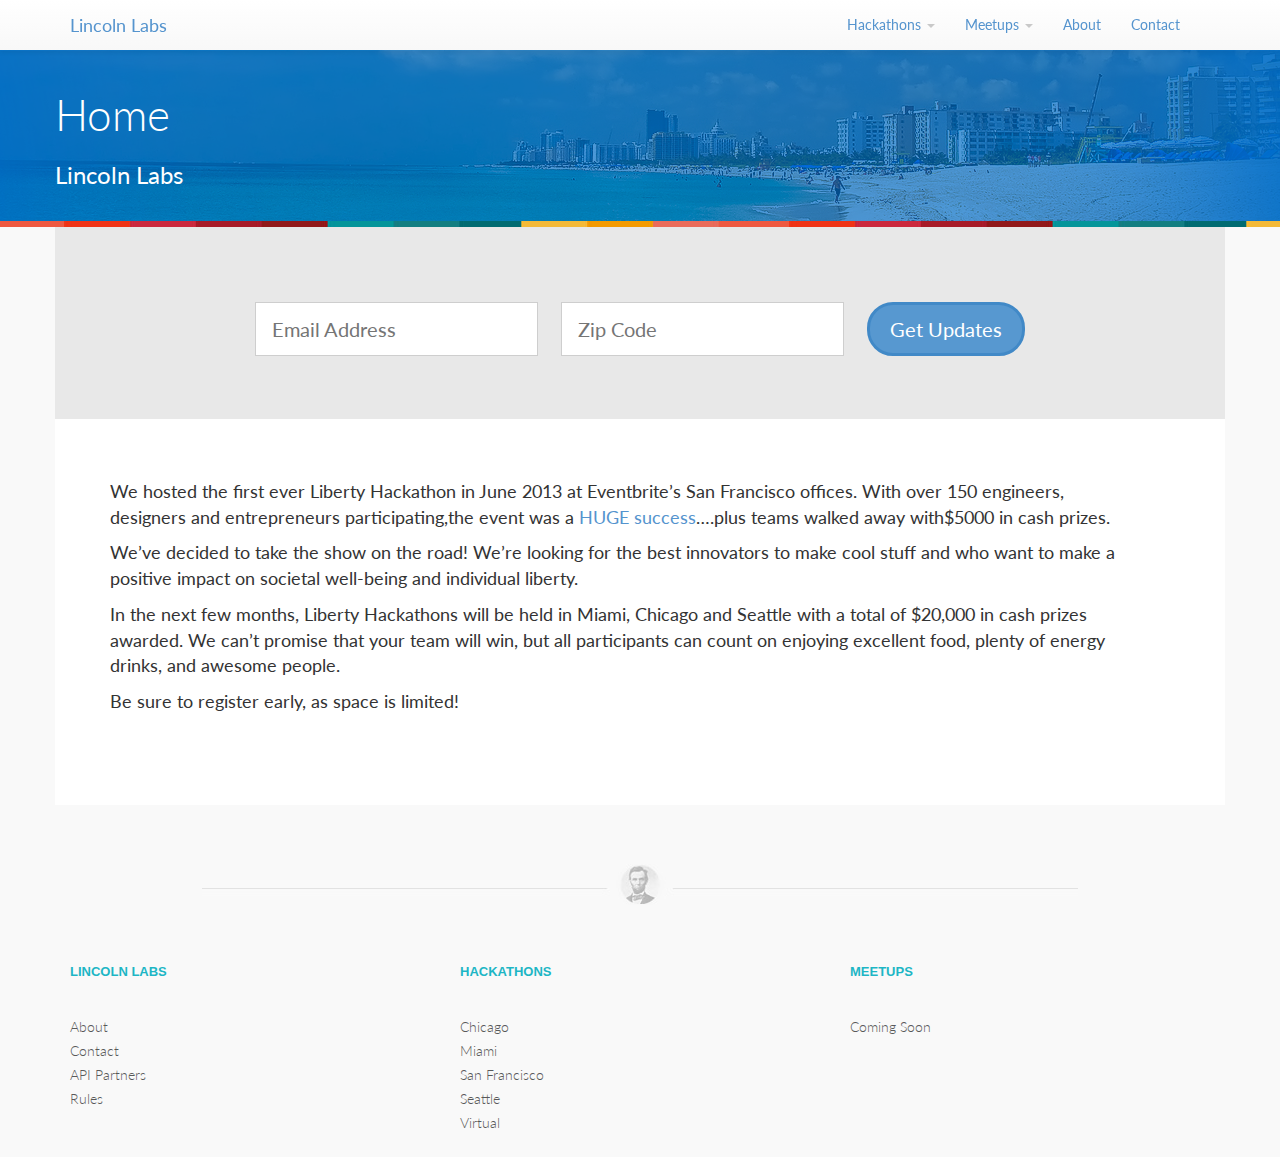
<file: index.html>
<!DOCTYPE html>
<!--[if lt IE 7]>      <html class="no-js lt-ie9 lt-ie8 lt-ie7"> <![endif]-->
<!--[if IE 7]>         <html class="no-js lt-ie9 lt-ie8"> <![endif]-->
<!--[if IE 8]>         <html class="no-js lt-ie9"> <![endif]-->
<!--[if gt IE 8]><!--> <html class="no-js"> <!--<![endif]-->
  <head>
    <meta charset="utf-8">
    <meta http-equiv="X-UA-Compatible" content="IE=edge,chrome=1">

    <title>Home | LincolnLabs</title>
    <meta name="description" content="LincolnLabs advocates for the technology and the startup community for the advancement of liberty." />
    <meta name="keywords" content="silicon valley, technology, libertarian, hackers, engineer, hackathon, liberty" />
    <meta name="viewport" content="width=device-width, initial-scale=1">
    <meta http-equiv="X-Powered-By" content="DocPad v6.49.1"/>
    <link href='http://fonts.googleapis.com/css?family=Lato:100,300,400,700,900,400italic' rel='stylesheet' type='text/css'>
    <link  rel="stylesheet" href="/vendor/bootstrap.min.css" /><link  rel="stylesheet" href="/vendor/bootstrap-theme.css" /><link  rel="stylesheet" href="/styles/style.css" />

    <script src="/vendor/modernizr-2.6.2-respond-1.1.0.min.js"></script>

    <script>
     var _gaq = _gaq || [];
      _gaq.push(['_setAccount', 'UA-41140288-1']);
      _gaq.push(['_trackPageview']);
    
    (function() {
      var ga = document.createElement('script'); ga.type = 'text/javascript'; ga.async = true;
      ga.src = ('https:' == document.location.protocol ? 'https://ssl' : 'http://www') + '.google-analytics.com/ga.js';
      var s = document.getElementsByTagName('script')[0]; s.parentNode.insertBefore(ga, s);
    })();
    </script>
  </head>
  <body>

    <div class="navbar navbar-fixed-top">
      <div class="container">
        <div class="navbar-header">
          <button type="button" class="navbar-toggle" data-toggle="collapse" data-target=".navbar-collapse">
            <span class="icon-bar"></span>
            <span class="icon-bar"></span>
            <span class="icon-bar"></span>
          </button>
          <a class="navbar-brand" href="/">Lincoln Labs</a>
        </div>
        <div class="navbar-collapse collapse">
          <div class="navbar-right">
            <ul class="nav navbar-nav">
              <li class="dropdown">
                <a href="#" class="dropdown-toggle" data-toggle="dropdown">Hackathons <b class="caret"></b></a>
                <ul class="dropdown-menu">
                  <li><a href="/hackathons/chicago.html">Chicago</a></li>
                  <li><a href="/hackathons/miami.html">Miami</a></li>
                  <li><a href="/hackathons/san_francisco.html">San Francisco Winners</a></li>
                  <li><a href="/hackathons/seattle.html">Seattle</a></li>
                  <li><a href="/hackathons/virtual.html">Virtual</a></li>
                </ul>
              </li>
              <li class="dropdown">
                <a href="#" class="dropdown-toggle" data-toggle="dropdown">Meetups <b class="caret"></b></a>
                <ul class="dropdown-menu">
                  <li><a href="#">Coming Soon</a></li>
                  <!-- <li><a href="/meetups/dallas.html">Dallas</a></li>
                  <li><a href="/meetups/new_york.html">New York</a></li>
                  <li><a href="/meetups/salt_lake_city.html">Salt Lake City</a></li>
                  <li><a href="/meetups/san_francisco.html">San Francisco</a></li> -->
                </ul>
              </li>
              <li><a href="/about.html">About</a></li>
              <li><a href="/contact.html">Contact</a></li>
            </ul>
          </div>
        </div>
      </div>
    </div>

    <div class="banner banner-home">
  <div class="container">
    <h1>Home</h1>
    <p>Lincoln Labs</p>
  </div>
</div>
<div id="colors"></div>
<div id="home-email-container" class="container">

  <div class="row">
    <div class="col-lg-12">
      <form action="http://lincolnlabs.us7.list-manage2.com/subscribe/post?u=5a298124dd214a5b4e12dbf7e&amp;id=3e3467b86e" method="post" id="mc-embedded-subscribe-form" name="mc-embedded-subscribe-form" class="validate" target="_blank" novalidate>

        <input type="email" value="" name="EMAIL" class="email" id="mce-EMAIL" placeholder="Email Address" required>

        <input type="text" value="" name="ZIP" class="zip" id="mce-ZIP" placeholder="Zip Code" />

        <input type="submit" value="Get Updates" name="subscribe" id="mc-embedded-subscribe" class="button email-button">
      </form>
    </div>
  </div>

</div>

<!--
<div id="home-social" class="container">
  <div class="row">
    <div class="col-lg-12">
      <a id="social-g" class="social-btn" href="#"><img src="/img/social_g.jpg" /></a>
      <a id="social-s" class="social-btn" href="#"><img src="/img/social_s.jpg" /></a>
      <a id="social-t" class="social-btn" href="#"><img src="/img/social_t.jpg" /></a>
      <a id="social-f" class="social-btn last" href="#"><img src="/img/social_f.jpg" /></a>
    </div>
  </div>
</div>
-->

<div id="home-content" class="container bg-white">
  <div class="row">
    <div class="col-lg-12">
      <p>We hosted the first ever Liberty Hackathon in June 2013 at Eventbrite’s San Francisco offices. With over 150 engineers, designers and entrepreneurs participating,the event was a <a href="http://www.google.com/url?q=http%3A%2F%2Fpandodaily.com%2F2013%2F06%2F26%2Fwhat-really-happened-at-the-right-wing-hackathon%2F&sa=D&sntz=1&usg=AFQjCNGVILm4fIHAWapR0Ph-T5KppMdm-A" target="_blank">HUGE success</a>….plus teams walked away with$5000 in cash prizes.</p>
 
      <p>We’ve decided to take the show on the road! We’re looking for the best innovators to make cool stuff and who want to make a positive impact on societal well-being and individual liberty.</p>
 
      <p>In the next few months, Liberty Hackathons will be held in Miami, Chicago and Seattle with a total of $20,000 in cash prizes awarded. We can’t promise that your team will win, but all participants can count on enjoying excellent food, plenty of energy drinks, and awesome people.</p>
 
      <p>Be sure to register early, as space is limited!</p>
    </div>
  </div>
</div>

<!--
<div id="home-partners" class="container">
  <div class="row">
    <div class="col-lg-12">
      

      <div id="partners">
        <h3>Sponsors &amp; Partners</h3>

        <a class="partner-btn" href="#"><img src="/img/partner_sh.jpg" /></a>
        <a class="partner-btn" href="#"><img src="/img/partner_fb.jpg" /></a>
        <a class="partner-btn" href="#"><img src="/img/partner_sf.jpg" /></a>
        <a class="partner-btn last" href="#"><img src="/img/partner_su.jpg" /></a>
        <a class="partner-btn" href="#"><img src="/img/partner_sc.jpg" /></a>
        <a class="partner-btn" href="#"><img src="/img/partner_tc.jpg" /></a>
        <a class="partner-btn" href="#"><img src="/img/partner_sh2.jpg" /></a>
        <a class="partner-btn last" href="#"><img src="/img/partner_su2.jpg" /></a>
      </div>
    </div>
  </div>
</div>
-->

    <footer class="container">

      <!--

      <div id="footer-social" class="row">

        <div class="col-lg-12">
          <a id="social-g" class="social-btn" href="#"><img src="/img/social_g.jpg" /></a>
          <a id="social-s" class="social-btn" href="#"><img src="/img/social_s.jpg" /></a>
          <a id="social-t" class="social-btn" href="#"><img src="/img/social_t.jpg" /></a>
          <a id="social-f" class="social-btn last" href="#"><img src="/img/social_f.jpg" /></a>
        </div>

      </div>

      -->

      <div class="row">
        <div id="footer-top-border" class="col-lg-12"></div>
      </div>
      <div class="row">
        <div class="col-lg-4">
          <h6>Lincoln Labs</h6>
          <a href="/about.html">About</a>
          <a href="/contact.html">Contact</a>
          <a href="/partners.html">API Partners</a>
          <a href="/rules.html">Rules</a>
        </div>

        <div class="col-lg-4">
          <h6>Hackathons</h6>
          <a href="/hackathons/chicago.html">Chicago</a>
          <a href="/hackathons/miami.html">Miami</a>
          <a href="/hackathons/san_francisco.html">San Francisco</a>
          <a href="/hackathons/seattle.html">Seattle</a>
          <a href="/hackathons/virtual.html">Virtual</a>
        </div>

        <div class="col-lg-4">
          <h6>Meetups</h6>
          <a href="#">Coming Soon</a>
          <!-- <a href="/meetups/dallas.html">Dallas</a>
          <a href="/meetups/new_york.html">New York</a>
          <a href="/meetups/salt_lake_city.html">Salt Lake City</a>
          <a href="/meetups/san_francisco.html">San Francisco</a> -->
        </div>
      </div>
    </footer>

    <script src="//ajax.googleapis.com/ajax/libs/jquery/1.10.1/jquery.min.js"></script>
    <script>window.jQuery || document.write('<script src="/vendor/jquery-1.10.1.min.js"><\/script>')</script>

    <script defer="defer"  src="/vendor/log.js"></script><script defer="defer"  src="/vendor/bootstrap.min.js"></script>
  </body>
</html>
</file>
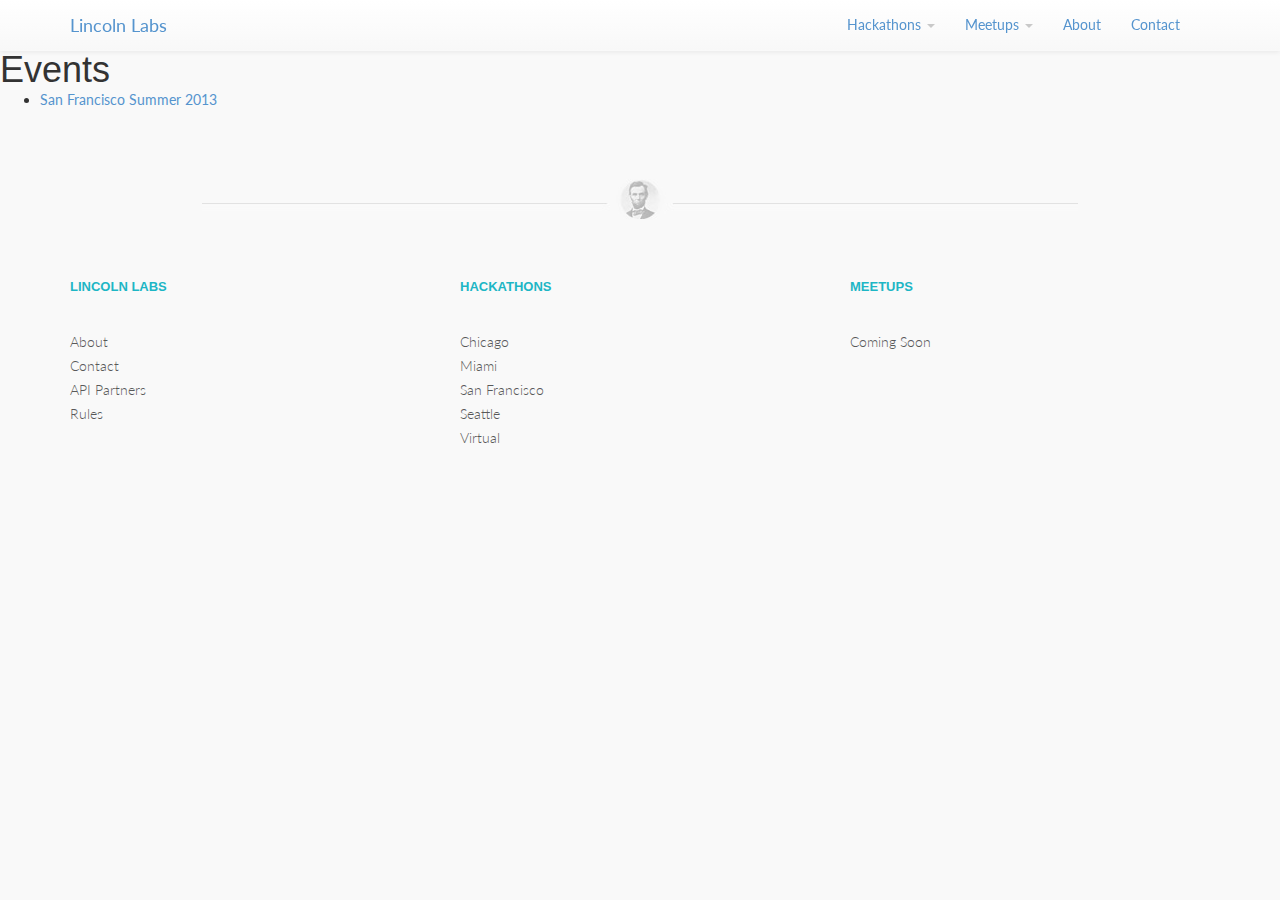
<file: events/index.html>
<!DOCTYPE html>
<!--[if lt IE 7]>      <html class="no-js lt-ie9 lt-ie8 lt-ie7"> <![endif]-->
<!--[if IE 7]>         <html class="no-js lt-ie9 lt-ie8"> <![endif]-->
<!--[if IE 8]>         <html class="no-js lt-ie9"> <![endif]-->
<!--[if gt IE 8]><!--> <html class="no-js"> <!--<![endif]-->
  <head>
    <meta charset="utf-8">
    <meta http-equiv="X-UA-Compatible" content="IE=edge,chrome=1">

    <title>Events | LincolnLabs</title>
    <meta name="description" content="LincolnLabs advocates for the technology and the startup community for the advancement of liberty." />
    <meta name="keywords" content="silicon valley, technology, libertarian, hackers, engineer, hackathon, liberty" />
    <meta name="viewport" content="width=device-width, initial-scale=1">
    <meta http-equiv="X-Powered-By" content="DocPad v6.49.1"/>
    <link href='http://fonts.googleapis.com/css?family=Lato:100,300,400,700,900,400italic' rel='stylesheet' type='text/css'>
    <link  rel="stylesheet" href="/vendor/bootstrap.min.css" /><link  rel="stylesheet" href="/vendor/bootstrap-theme.css" /><link  rel="stylesheet" href="/styles/style.css" />

    <script src="/vendor/modernizr-2.6.2-respond-1.1.0.min.js"></script>

    <script>
     var _gaq = _gaq || [];
      _gaq.push(['_setAccount', 'UA-41140288-1']);
      _gaq.push(['_trackPageview']);
    
    (function() {
      var ga = document.createElement('script'); ga.type = 'text/javascript'; ga.async = true;
      ga.src = ('https:' == document.location.protocol ? 'https://ssl' : 'http://www') + '.google-analytics.com/ga.js';
      var s = document.getElementsByTagName('script')[0]; s.parentNode.insertBefore(ga, s);
    })();
    </script>
  </head>
  <body>

    <div class="navbar navbar-fixed-top">
      <div class="container">
        <div class="navbar-header">
          <button type="button" class="navbar-toggle" data-toggle="collapse" data-target=".navbar-collapse">
            <span class="icon-bar"></span>
            <span class="icon-bar"></span>
            <span class="icon-bar"></span>
          </button>
          <a class="navbar-brand" href="/">Lincoln Labs</a>
        </div>
        <div class="navbar-collapse collapse">
          <div class="navbar-right">
            <ul class="nav navbar-nav">
              <li class="dropdown">
                <a href="#" class="dropdown-toggle" data-toggle="dropdown">Hackathons <b class="caret"></b></a>
                <ul class="dropdown-menu">
                  <li><a href="/hackathons/chicago.html">Chicago</a></li>
                  <li><a href="/hackathons/miami.html">Miami</a></li>
                  <li><a href="/hackathons/san_francisco.html">San Francisco Winners</a></li>
                  <li><a href="/hackathons/seattle.html">Seattle</a></li>
                  <li><a href="/hackathons/virtual.html">Virtual</a></li>
                </ul>
              </li>
              <li class="dropdown">
                <a href="#" class="dropdown-toggle" data-toggle="dropdown">Meetups <b class="caret"></b></a>
                <ul class="dropdown-menu">
                  <li><a href="#">Coming Soon</a></li>
                  <!-- <li><a href="/meetups/dallas.html">Dallas</a></li>
                  <li><a href="/meetups/new_york.html">New York</a></li>
                  <li><a href="/meetups/salt_lake_city.html">Salt Lake City</a></li>
                  <li><a href="/meetups/san_francisco.html">San Francisco</a></li> -->
                </ul>
              </li>
              <li><a href="/about.html">About</a></li>
              <li><a href="/contact.html">Contact</a></li>
            </ul>
          </div>
        </div>
      </div>
    </div>

    <h1 class="ribbon">Events<span class="ribbon-shadow"></h1>
<div class="cf"></div>

<ul>
  <li><a href="/events/san-francisco-summer-2013.html">San Francisco Summer 2013</a></li>
</ul>

    <footer class="container">

      <!--

      <div id="footer-social" class="row">

        <div class="col-lg-12">
          <a id="social-g" class="social-btn" href="#"><img src="/img/social_g.jpg" /></a>
          <a id="social-s" class="social-btn" href="#"><img src="/img/social_s.jpg" /></a>
          <a id="social-t" class="social-btn" href="#"><img src="/img/social_t.jpg" /></a>
          <a id="social-f" class="social-btn last" href="#"><img src="/img/social_f.jpg" /></a>
        </div>

      </div>

      -->

      <div class="row">
        <div id="footer-top-border" class="col-lg-12"></div>
      </div>
      <div class="row">
        <div class="col-lg-4">
          <h6>Lincoln Labs</h6>
          <a href="/about.html">About</a>
          <a href="/contact.html">Contact</a>
          <a href="/partners.html">API Partners</a>
          <a href="/rules.html">Rules</a>
        </div>

        <div class="col-lg-4">
          <h6>Hackathons</h6>
          <a href="/hackathons/chicago.html">Chicago</a>
          <a href="/hackathons/miami.html">Miami</a>
          <a href="/hackathons/san_francisco.html">San Francisco</a>
          <a href="/hackathons/seattle.html">Seattle</a>
          <a href="/hackathons/virtual.html">Virtual</a>
        </div>

        <div class="col-lg-4">
          <h6>Meetups</h6>
          <a href="#">Coming Soon</a>
          <!-- <a href="/meetups/dallas.html">Dallas</a>
          <a href="/meetups/new_york.html">New York</a>
          <a href="/meetups/salt_lake_city.html">Salt Lake City</a>
          <a href="/meetups/san_francisco.html">San Francisco</a> -->
        </div>
      </div>
    </footer>

    <script src="//ajax.googleapis.com/ajax/libs/jquery/1.10.1/jquery.min.js"></script>
    <script>window.jQuery || document.write('<script src="/vendor/jquery-1.10.1.min.js"><\/script>')</script>

    <script defer="defer"  src="/vendor/log.js"></script><script defer="defer"  src="/vendor/bootstrap.min.js"></script>
  </body>
</html>
</file>
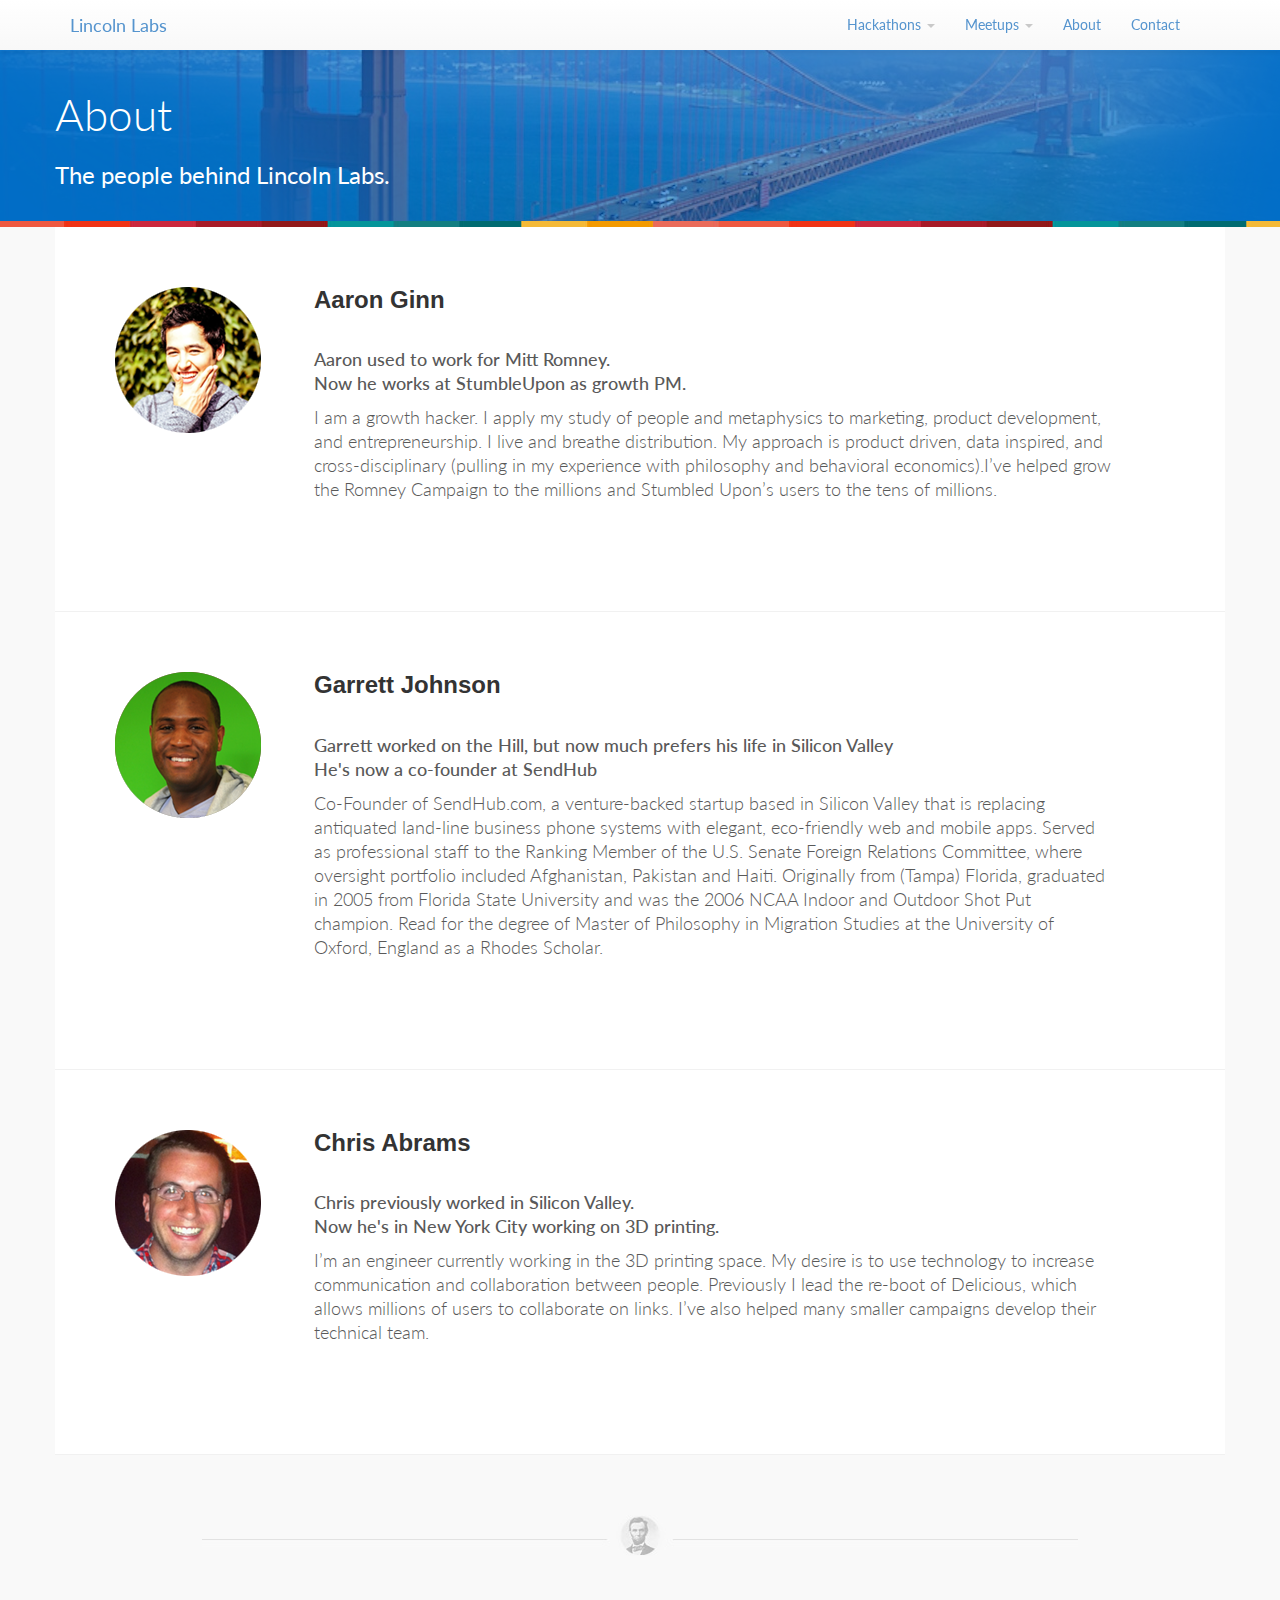
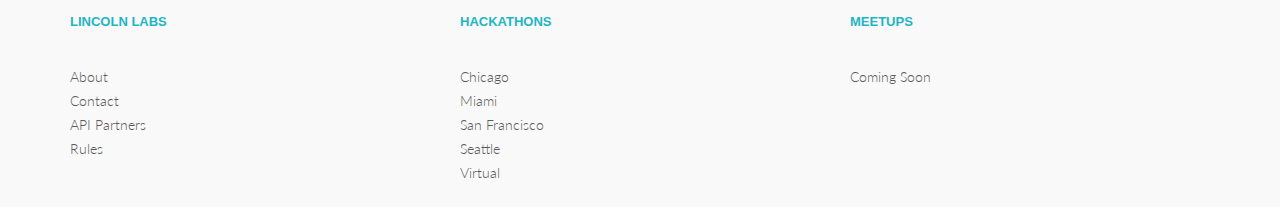
<file: about.html>
<!DOCTYPE html>
<!--[if lt IE 7]>      <html class="no-js lt-ie9 lt-ie8 lt-ie7"> <![endif]-->
<!--[if IE 7]>         <html class="no-js lt-ie9 lt-ie8"> <![endif]-->
<!--[if IE 8]>         <html class="no-js lt-ie9"> <![endif]-->
<!--[if gt IE 8]><!--> <html class="no-js"> <!--<![endif]-->
  <head>
    <meta charset="utf-8">
    <meta http-equiv="X-UA-Compatible" content="IE=edge,chrome=1">

    <title>About | LincolnLabs</title>
    <meta name="description" content="LincolnLabs advocates for the technology and the startup community for the advancement of liberty." />
    <meta name="keywords" content="silicon valley, technology, libertarian, hackers, engineer, hackathon, liberty" />
    <meta name="viewport" content="width=device-width, initial-scale=1">
    <meta http-equiv="X-Powered-By" content="DocPad v6.49.1"/>
    <link href='http://fonts.googleapis.com/css?family=Lato:100,300,400,700,900,400italic' rel='stylesheet' type='text/css'>
    <link  rel="stylesheet" href="/vendor/bootstrap.min.css" /><link  rel="stylesheet" href="/vendor/bootstrap-theme.css" /><link  rel="stylesheet" href="/styles/style.css" />

    <script src="/vendor/modernizr-2.6.2-respond-1.1.0.min.js"></script>

    <script>
     var _gaq = _gaq || [];
      _gaq.push(['_setAccount', 'UA-41140288-1']);
      _gaq.push(['_trackPageview']);
    
    (function() {
      var ga = document.createElement('script'); ga.type = 'text/javascript'; ga.async = true;
      ga.src = ('https:' == document.location.protocol ? 'https://ssl' : 'http://www') + '.google-analytics.com/ga.js';
      var s = document.getElementsByTagName('script')[0]; s.parentNode.insertBefore(ga, s);
    })();
    </script>
  </head>
  <body>

    <div class="navbar navbar-fixed-top">
      <div class="container">
        <div class="navbar-header">
          <button type="button" class="navbar-toggle" data-toggle="collapse" data-target=".navbar-collapse">
            <span class="icon-bar"></span>
            <span class="icon-bar"></span>
            <span class="icon-bar"></span>
          </button>
          <a class="navbar-brand" href="/">Lincoln Labs</a>
        </div>
        <div class="navbar-collapse collapse">
          <div class="navbar-right">
            <ul class="nav navbar-nav">
              <li class="dropdown">
                <a href="#" class="dropdown-toggle" data-toggle="dropdown">Hackathons <b class="caret"></b></a>
                <ul class="dropdown-menu">
                  <li><a href="/hackathons/chicago.html">Chicago</a></li>
                  <li><a href="/hackathons/miami.html">Miami</a></li>
                  <li><a href="/hackathons/san_francisco.html">San Francisco Winners</a></li>
                  <li><a href="/hackathons/seattle.html">Seattle</a></li>
                  <li><a href="/hackathons/virtual.html">Virtual</a></li>
                </ul>
              </li>
              <li class="dropdown">
                <a href="#" class="dropdown-toggle" data-toggle="dropdown">Meetups <b class="caret"></b></a>
                <ul class="dropdown-menu">
                  <li><a href="#">Coming Soon</a></li>
                  <!-- <li><a href="/meetups/dallas.html">Dallas</a></li>
                  <li><a href="/meetups/new_york.html">New York</a></li>
                  <li><a href="/meetups/salt_lake_city.html">Salt Lake City</a></li>
                  <li><a href="/meetups/san_francisco.html">San Francisco</a></li> -->
                </ul>
              </li>
              <li><a href="/about.html">About</a></li>
              <li><a href="/contact.html">Contact</a></li>
            </ul>
          </div>
        </div>
      </div>
    </div>

    <div class="banner banner-about">
  <div class="container">
    <h1>About</h1>
    <p>The people behind Lincoln Labs.</p>
  </div>
</div>
<div id="colors"></div>

<!-- <div class="container content-box">
  <h3>Hackathon for liberty</h3>
  <p>Lorem Ipsum.</p>
</div> -->

<div class="character container">
  <div class="row">
    <div class="col-lg-12">
      <div class="left">
        <img src="/img/aaron.png" />
      </div>
      <div class="right">
        <h3>Aaron Ginn</h3>

        <p class="first">Aaron used to work for Mitt Romney. <br />Now he works at StumbleUpon as growth PM.</p>
        
        <p class="second">I am a growth hacker. I apply my study of people and metaphysics to marketing, product development, and entrepreneurship. I live and breathe distribution. My approach is product driven, data inspired, and cross-disciplinary (pulling in my experience with philosophy and behavioral economics).I’ve helped grow the Romney Campaign to the millions and Stumbled Upon’s users to the tens of millions.</p>
      </div>
    </div>
  </div>
</div>

<div class="character container">
  <div class="row">
    <div class="col-lg-12">
      <div class="left">
        <img src="/img/garrett.png" />
      </div>
      <div class="right">
        <h3>Garrett Johnson</h3>

        <p class="first">Garrett worked on the Hill, but now much prefers his life in Silicon Valley<br />He's now a co-founder at SendHub</p>
        
        <p class="second">Co-Founder of SendHub.com, a venture-backed startup based in Silicon Valley that is replacing antiquated land-line business phone systems with elegant, eco-friendly web and mobile apps. Served as professional staff to the Ranking Member of the U.S. Senate Foreign Relations Committee, where oversight portfolio included Afghanistan, Pakistan and Haiti. Originally from (Tampa) Florida, graduated in 2005 from Florida State University and was the 2006 NCAA Indoor and Outdoor Shot Put champion. Read for the degree of Master of Philosophy in Migration Studies at the University of Oxford, England as a Rhodes Scholar.</p>
      </div>
    </div>
  </div>
</div>

<div class="character container">
  <div class="row">
    <div class="col-lg-12">
      <div class="left">
        <img src="/img/chris.png" />
      </div>
      <div class="right">
        <h3>Chris Abrams</h3>

        <p class="first">Chris previously worked in Silicon Valley.<br />Now he's in New York City working on 3D printing.</p>
        
        <p class="second">I’m an engineer currently working in the 3D printing space. My desire is to use technology to increase communication and collaboration between people. Previously I lead the re-boot of Delicious, which allows millions of users to collaborate on links. I’ve also helped many smaller campaigns develop their technical team.</p>
      </div>
    </div>
  </div>
</div>

    <footer class="container">

      <!--

      <div id="footer-social" class="row">

        <div class="col-lg-12">
          <a id="social-g" class="social-btn" href="#"><img src="/img/social_g.jpg" /></a>
          <a id="social-s" class="social-btn" href="#"><img src="/img/social_s.jpg" /></a>
          <a id="social-t" class="social-btn" href="#"><img src="/img/social_t.jpg" /></a>
          <a id="social-f" class="social-btn last" href="#"><img src="/img/social_f.jpg" /></a>
        </div>

      </div>

      -->

      <div class="row">
        <div id="footer-top-border" class="col-lg-12"></div>
      </div>
      <div class="row">
        <div class="col-lg-4">
          <h6>Lincoln Labs</h6>
          <a href="/about.html">About</a>
          <a href="/contact.html">Contact</a>
          <a href="/partners.html">API Partners</a>
          <a href="/rules.html">Rules</a>
        </div>

        <div class="col-lg-4">
          <h6>Hackathons</h6>
          <a href="/hackathons/chicago.html">Chicago</a>
          <a href="/hackathons/miami.html">Miami</a>
          <a href="/hackathons/san_francisco.html">San Francisco</a>
          <a href="/hackathons/seattle.html">Seattle</a>
          <a href="/hackathons/virtual.html">Virtual</a>
        </div>

        <div class="col-lg-4">
          <h6>Meetups</h6>
          <a href="#">Coming Soon</a>
          <!-- <a href="/meetups/dallas.html">Dallas</a>
          <a href="/meetups/new_york.html">New York</a>
          <a href="/meetups/salt_lake_city.html">Salt Lake City</a>
          <a href="/meetups/san_francisco.html">San Francisco</a> -->
        </div>
      </div>
    </footer>

    <script src="//ajax.googleapis.com/ajax/libs/jquery/1.10.1/jquery.min.js"></script>
    <script>window.jQuery || document.write('<script src="/vendor/jquery-1.10.1.min.js"><\/script>')</script>

    <script defer="defer"  src="/vendor/log.js"></script><script defer="defer"  src="/vendor/bootstrap.min.js"></script>
  </body>
</html>
</file>
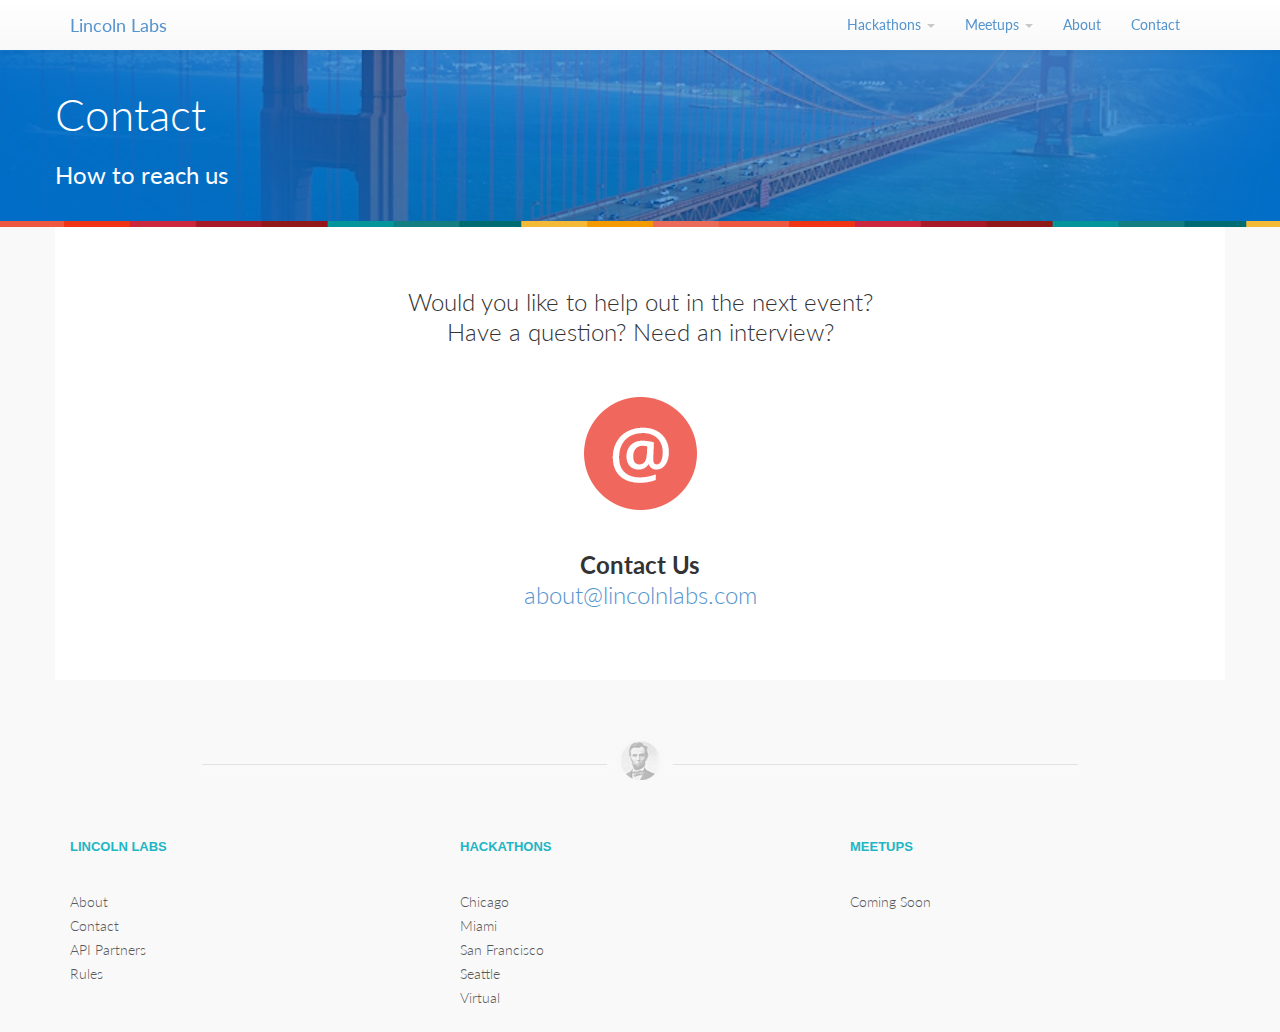
<file: contact.html>
<!DOCTYPE html>
<!--[if lt IE 7]>      <html class="no-js lt-ie9 lt-ie8 lt-ie7"> <![endif]-->
<!--[if IE 7]>         <html class="no-js lt-ie9 lt-ie8"> <![endif]-->
<!--[if IE 8]>         <html class="no-js lt-ie9"> <![endif]-->
<!--[if gt IE 8]><!--> <html class="no-js"> <!--<![endif]-->
  <head>
    <meta charset="utf-8">
    <meta http-equiv="X-UA-Compatible" content="IE=edge,chrome=1">

    <title>Contact | LincolnLabs</title>
    <meta name="description" content="LincolnLabs advocates for the technology and the startup community for the advancement of liberty." />
    <meta name="keywords" content="silicon valley, technology, libertarian, hackers, engineer, hackathon, liberty" />
    <meta name="viewport" content="width=device-width, initial-scale=1">
    <meta http-equiv="X-Powered-By" content="DocPad v6.49.1"/>
    <link href='http://fonts.googleapis.com/css?family=Lato:100,300,400,700,900,400italic' rel='stylesheet' type='text/css'>
    <link  rel="stylesheet" href="/vendor/bootstrap.min.css" /><link  rel="stylesheet" href="/vendor/bootstrap-theme.css" /><link  rel="stylesheet" href="/styles/style.css" />

    <script src="/vendor/modernizr-2.6.2-respond-1.1.0.min.js"></script>

    <script>
     var _gaq = _gaq || [];
      _gaq.push(['_setAccount', 'UA-41140288-1']);
      _gaq.push(['_trackPageview']);
    
    (function() {
      var ga = document.createElement('script'); ga.type = 'text/javascript'; ga.async = true;
      ga.src = ('https:' == document.location.protocol ? 'https://ssl' : 'http://www') + '.google-analytics.com/ga.js';
      var s = document.getElementsByTagName('script')[0]; s.parentNode.insertBefore(ga, s);
    })();
    </script>
  </head>
  <body>

    <div class="navbar navbar-fixed-top">
      <div class="container">
        <div class="navbar-header">
          <button type="button" class="navbar-toggle" data-toggle="collapse" data-target=".navbar-collapse">
            <span class="icon-bar"></span>
            <span class="icon-bar"></span>
            <span class="icon-bar"></span>
          </button>
          <a class="navbar-brand" href="/">Lincoln Labs</a>
        </div>
        <div class="navbar-collapse collapse">
          <div class="navbar-right">
            <ul class="nav navbar-nav">
              <li class="dropdown">
                <a href="#" class="dropdown-toggle" data-toggle="dropdown">Hackathons <b class="caret"></b></a>
                <ul class="dropdown-menu">
                  <li><a href="/hackathons/chicago.html">Chicago</a></li>
                  <li><a href="/hackathons/miami.html">Miami</a></li>
                  <li><a href="/hackathons/san_francisco.html">San Francisco Winners</a></li>
                  <li><a href="/hackathons/seattle.html">Seattle</a></li>
                  <li><a href="/hackathons/virtual.html">Virtual</a></li>
                </ul>
              </li>
              <li class="dropdown">
                <a href="#" class="dropdown-toggle" data-toggle="dropdown">Meetups <b class="caret"></b></a>
                <ul class="dropdown-menu">
                  <li><a href="#">Coming Soon</a></li>
                  <!-- <li><a href="/meetups/dallas.html">Dallas</a></li>
                  <li><a href="/meetups/new_york.html">New York</a></li>
                  <li><a href="/meetups/salt_lake_city.html">Salt Lake City</a></li>
                  <li><a href="/meetups/san_francisco.html">San Francisco</a></li> -->
                </ul>
              </li>
              <li><a href="/about.html">About</a></li>
              <li><a href="/contact.html">Contact</a></li>
            </ul>
          </div>
        </div>
      </div>
    </div>

    <div class="banner banner-about">
  <div class="container">
    <h1>Contact</h1>
    <p>How to reach us</p>
  </div>
</div>
<div id="colors"></div>

<div id="contact-box" class="container bg-white">
  <p>Would you like to help out in the next event?<br />Have a question? Need an interview?</p>

  <img src="/img/at.png" />

  <p><b>Contact Us</b><br /><a href="mailto:about@lincolnlabs.com">about@lincolnlabs.com</a></p>
</div>

    <footer class="container">

      <!--

      <div id="footer-social" class="row">

        <div class="col-lg-12">
          <a id="social-g" class="social-btn" href="#"><img src="/img/social_g.jpg" /></a>
          <a id="social-s" class="social-btn" href="#"><img src="/img/social_s.jpg" /></a>
          <a id="social-t" class="social-btn" href="#"><img src="/img/social_t.jpg" /></a>
          <a id="social-f" class="social-btn last" href="#"><img src="/img/social_f.jpg" /></a>
        </div>

      </div>

      -->

      <div class="row">
        <div id="footer-top-border" class="col-lg-12"></div>
      </div>
      <div class="row">
        <div class="col-lg-4">
          <h6>Lincoln Labs</h6>
          <a href="/about.html">About</a>
          <a href="/contact.html">Contact</a>
          <a href="/partners.html">API Partners</a>
          <a href="/rules.html">Rules</a>
        </div>

        <div class="col-lg-4">
          <h6>Hackathons</h6>
          <a href="/hackathons/chicago.html">Chicago</a>
          <a href="/hackathons/miami.html">Miami</a>
          <a href="/hackathons/san_francisco.html">San Francisco</a>
          <a href="/hackathons/seattle.html">Seattle</a>
          <a href="/hackathons/virtual.html">Virtual</a>
        </div>

        <div class="col-lg-4">
          <h6>Meetups</h6>
          <a href="#">Coming Soon</a>
          <!-- <a href="/meetups/dallas.html">Dallas</a>
          <a href="/meetups/new_york.html">New York</a>
          <a href="/meetups/salt_lake_city.html">Salt Lake City</a>
          <a href="/meetups/san_francisco.html">San Francisco</a> -->
        </div>
      </div>
    </footer>

    <script src="//ajax.googleapis.com/ajax/libs/jquery/1.10.1/jquery.min.js"></script>
    <script>window.jQuery || document.write('<script src="/vendor/jquery-1.10.1.min.js"><\/script>')</script>

    <script defer="defer"  src="/vendor/log.js"></script><script defer="defer"  src="/vendor/bootstrap.min.js"></script>
  </body>
</html>
</file>
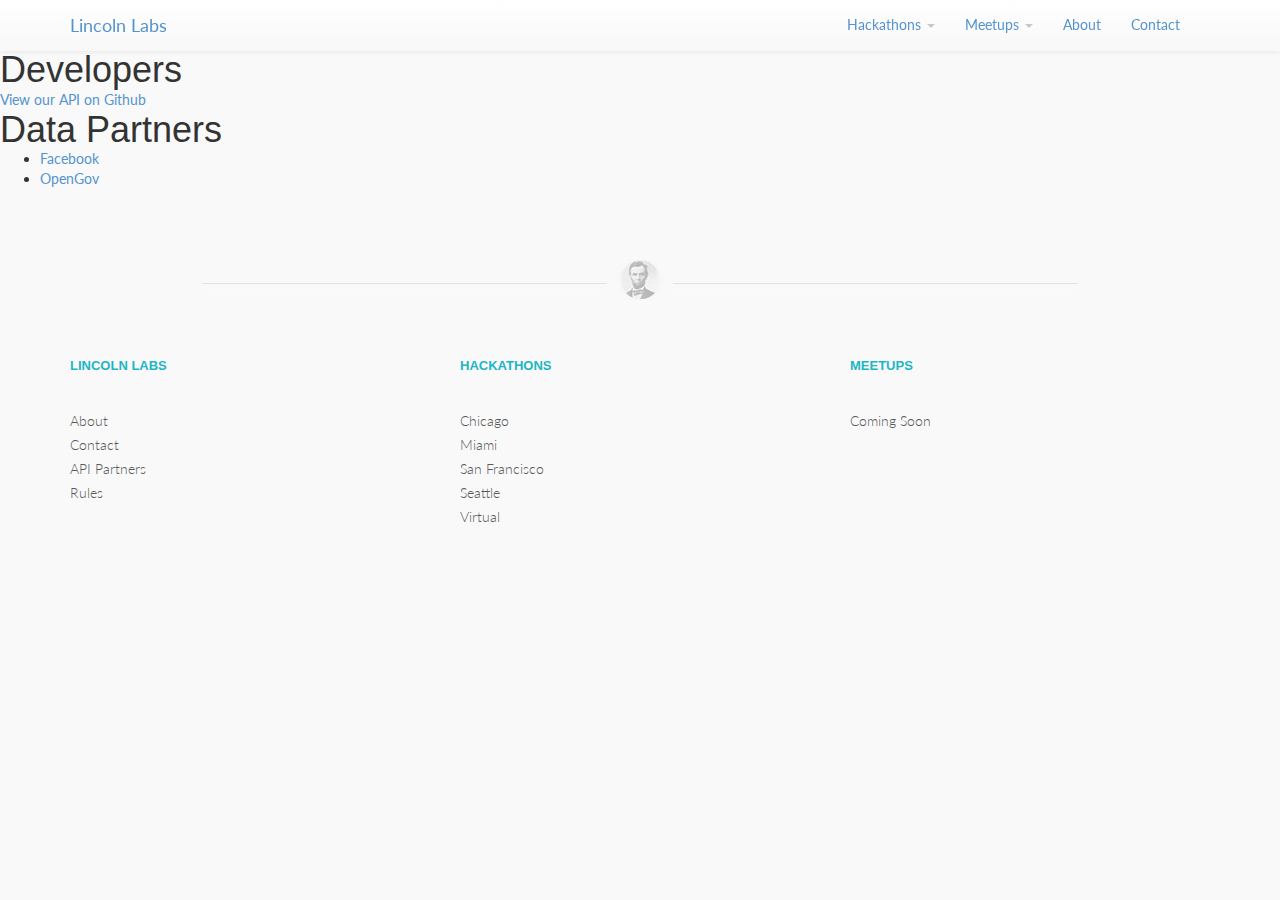
<file: developers.html>
<!DOCTYPE html>
<!--[if lt IE 7]>      <html class="no-js lt-ie9 lt-ie8 lt-ie7"> <![endif]-->
<!--[if IE 7]>         <html class="no-js lt-ie9 lt-ie8"> <![endif]-->
<!--[if IE 8]>         <html class="no-js lt-ie9"> <![endif]-->
<!--[if gt IE 8]><!--> <html class="no-js"> <!--<![endif]-->
  <head>
    <meta charset="utf-8">
    <meta http-equiv="X-UA-Compatible" content="IE=edge,chrome=1">

    <title>Developers | LincolnLabs</title>
    <meta name="description" content="LincolnLabs advocates for the technology and the startup community for the advancement of liberty." />
    <meta name="keywords" content="silicon valley, technology, libertarian, hackers, engineer, hackathon, liberty" />
    <meta name="viewport" content="width=device-width, initial-scale=1">
    <meta http-equiv="X-Powered-By" content="DocPad v6.49.1"/>
    <link href='http://fonts.googleapis.com/css?family=Lato:100,300,400,700,900,400italic' rel='stylesheet' type='text/css'>
    <link  rel="stylesheet" href="/vendor/bootstrap.min.css" /><link  rel="stylesheet" href="/vendor/bootstrap-theme.css" /><link  rel="stylesheet" href="/styles/style.css" />

    <script src="/vendor/modernizr-2.6.2-respond-1.1.0.min.js"></script>

    <script>
     var _gaq = _gaq || [];
      _gaq.push(['_setAccount', 'UA-41140288-1']);
      _gaq.push(['_trackPageview']);
    
    (function() {
      var ga = document.createElement('script'); ga.type = 'text/javascript'; ga.async = true;
      ga.src = ('https:' == document.location.protocol ? 'https://ssl' : 'http://www') + '.google-analytics.com/ga.js';
      var s = document.getElementsByTagName('script')[0]; s.parentNode.insertBefore(ga, s);
    })();
    </script>
  </head>
  <body>

    <div class="navbar navbar-fixed-top">
      <div class="container">
        <div class="navbar-header">
          <button type="button" class="navbar-toggle" data-toggle="collapse" data-target=".navbar-collapse">
            <span class="icon-bar"></span>
            <span class="icon-bar"></span>
            <span class="icon-bar"></span>
          </button>
          <a class="navbar-brand" href="/">Lincoln Labs</a>
        </div>
        <div class="navbar-collapse collapse">
          <div class="navbar-right">
            <ul class="nav navbar-nav">
              <li class="dropdown">
                <a href="#" class="dropdown-toggle" data-toggle="dropdown">Hackathons <b class="caret"></b></a>
                <ul class="dropdown-menu">
                  <li><a href="/hackathons/chicago.html">Chicago</a></li>
                  <li><a href="/hackathons/miami.html">Miami</a></li>
                  <li><a href="/hackathons/san_francisco.html">San Francisco Winners</a></li>
                  <li><a href="/hackathons/seattle.html">Seattle</a></li>
                  <li><a href="/hackathons/virtual.html">Virtual</a></li>
                </ul>
              </li>
              <li class="dropdown">
                <a href="#" class="dropdown-toggle" data-toggle="dropdown">Meetups <b class="caret"></b></a>
                <ul class="dropdown-menu">
                  <li><a href="#">Coming Soon</a></li>
                  <!-- <li><a href="/meetups/dallas.html">Dallas</a></li>
                  <li><a href="/meetups/new_york.html">New York</a></li>
                  <li><a href="/meetups/salt_lake_city.html">Salt Lake City</a></li>
                  <li><a href="/meetups/san_francisco.html">San Francisco</a></li> -->
                </ul>
              </li>
              <li><a href="/about.html">About</a></li>
              <li><a href="/contact.html">Contact</a></li>
            </ul>
          </div>
        </div>
      </div>
    </div>

    <h1 class="ribbon">Developers<span class="ribbon-shadow"></h1><div class="cf"></div>
<a href="http://github.com/lincoln-labs/api-server" target="_new">View our API on Github</a>

<div class="cf"></div>
<h1 class="ribbon">Data Partners</h1>
<div class="cf"></div>
<ul>
  <li><a href="">Facebook</a></li>
  <li><a href="">OpenGov</a></li>
</ul>

    <footer class="container">

      <!--

      <div id="footer-social" class="row">

        <div class="col-lg-12">
          <a id="social-g" class="social-btn" href="#"><img src="/img/social_g.jpg" /></a>
          <a id="social-s" class="social-btn" href="#"><img src="/img/social_s.jpg" /></a>
          <a id="social-t" class="social-btn" href="#"><img src="/img/social_t.jpg" /></a>
          <a id="social-f" class="social-btn last" href="#"><img src="/img/social_f.jpg" /></a>
        </div>

      </div>

      -->

      <div class="row">
        <div id="footer-top-border" class="col-lg-12"></div>
      </div>
      <div class="row">
        <div class="col-lg-4">
          <h6>Lincoln Labs</h6>
          <a href="/about.html">About</a>
          <a href="/contact.html">Contact</a>
          <a href="/partners.html">API Partners</a>
          <a href="/rules.html">Rules</a>
        </div>

        <div class="col-lg-4">
          <h6>Hackathons</h6>
          <a href="/hackathons/chicago.html">Chicago</a>
          <a href="/hackathons/miami.html">Miami</a>
          <a href="/hackathons/san_francisco.html">San Francisco</a>
          <a href="/hackathons/seattle.html">Seattle</a>
          <a href="/hackathons/virtual.html">Virtual</a>
        </div>

        <div class="col-lg-4">
          <h6>Meetups</h6>
          <a href="#">Coming Soon</a>
          <!-- <a href="/meetups/dallas.html">Dallas</a>
          <a href="/meetups/new_york.html">New York</a>
          <a href="/meetups/salt_lake_city.html">Salt Lake City</a>
          <a href="/meetups/san_francisco.html">San Francisco</a> -->
        </div>
      </div>
    </footer>

    <script src="//ajax.googleapis.com/ajax/libs/jquery/1.10.1/jquery.min.js"></script>
    <script>window.jQuery || document.write('<script src="/vendor/jquery-1.10.1.min.js"><\/script>')</script>

    <script defer="defer"  src="/vendor/log.js"></script><script defer="defer"  src="/vendor/bootstrap.min.js"></script>
  </body>
</html>
</file>
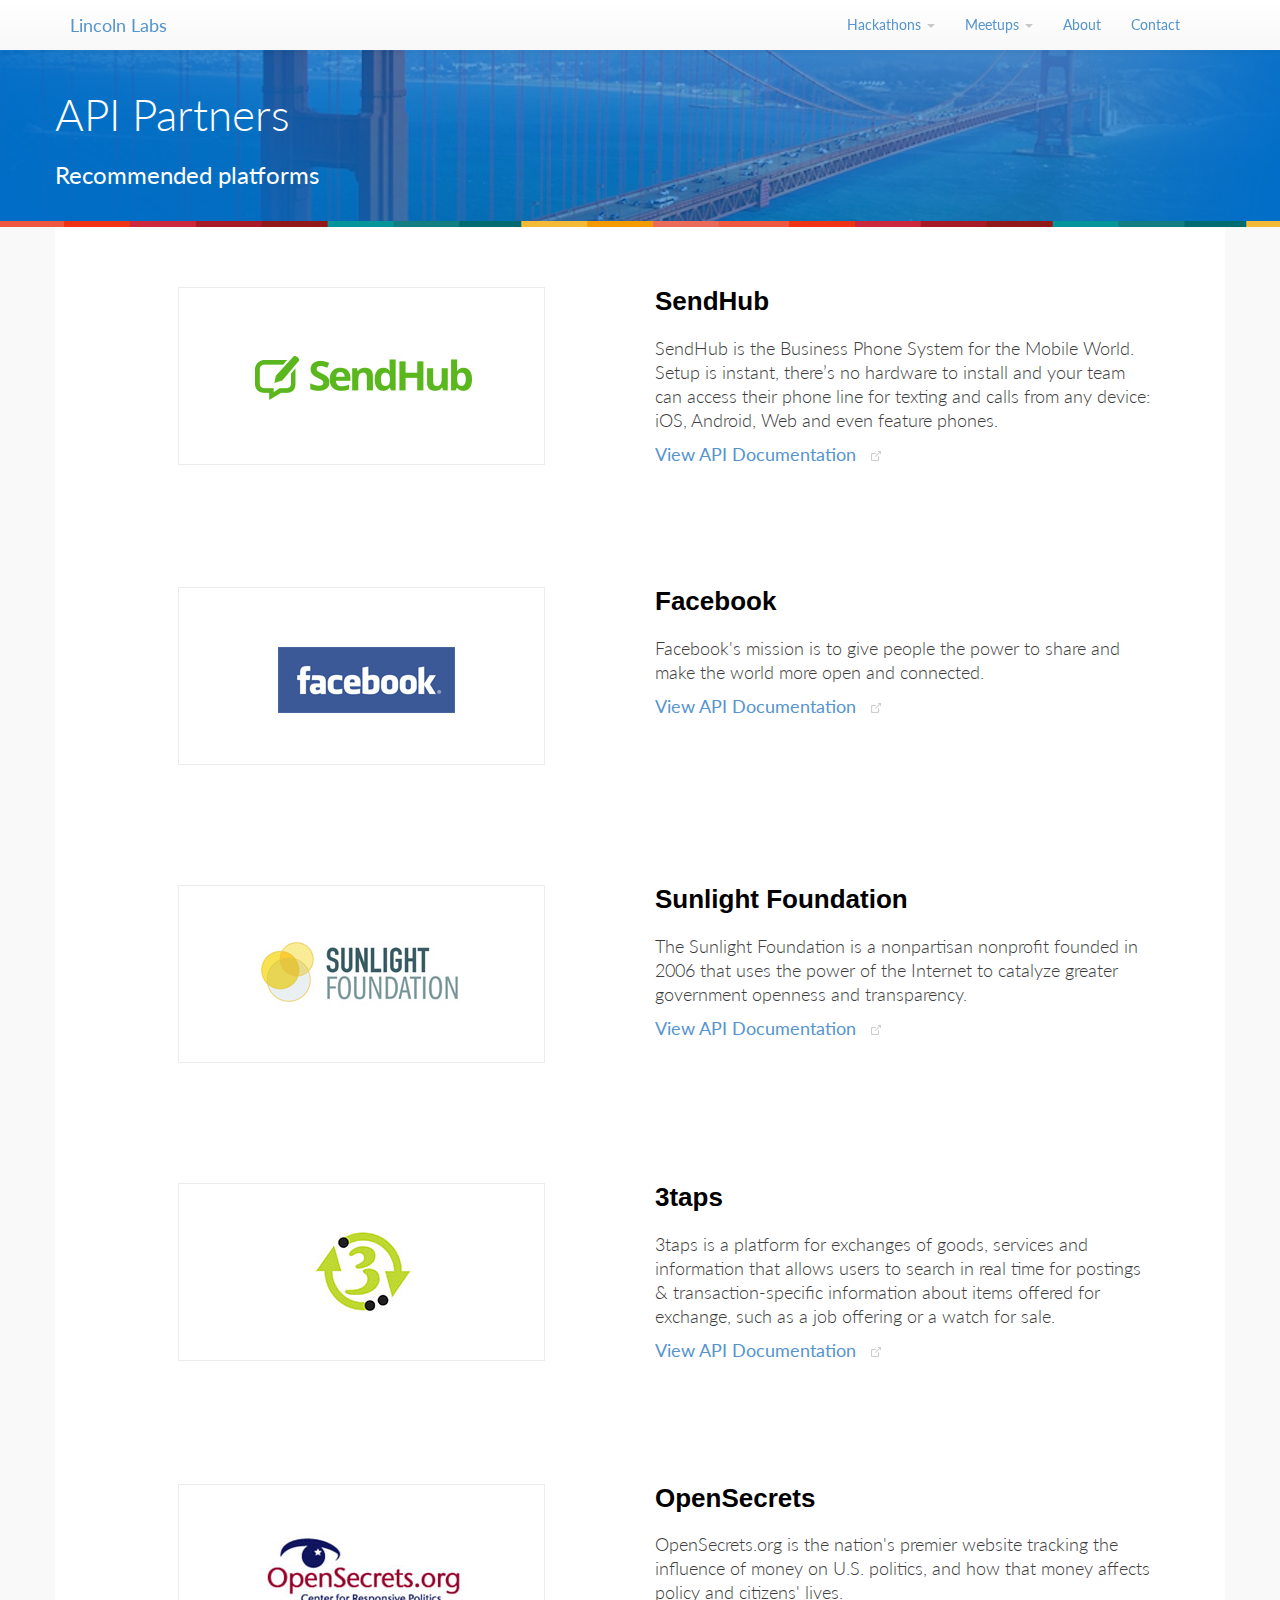
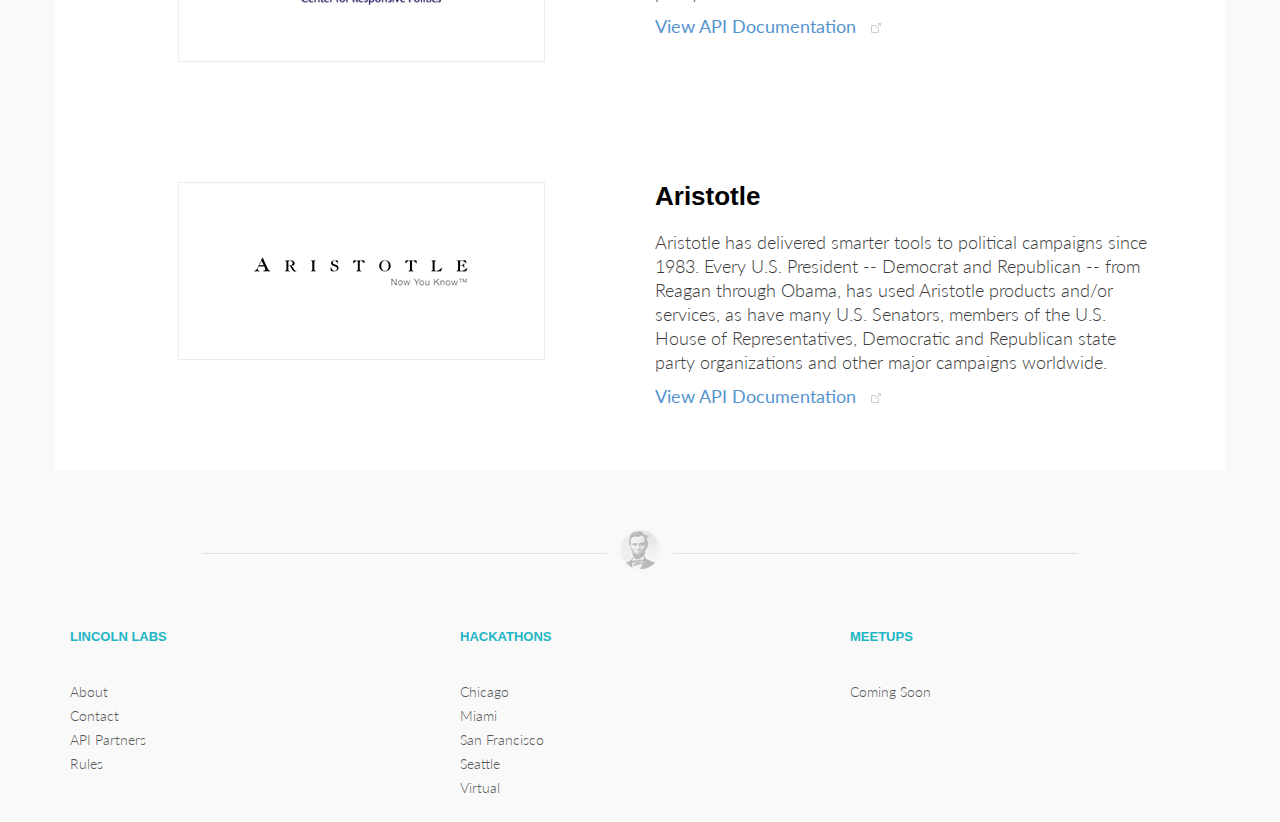
<file: partners.html>
<!DOCTYPE html>
<!--[if lt IE 7]>      <html class="no-js lt-ie9 lt-ie8 lt-ie7"> <![endif]-->
<!--[if IE 7]>         <html class="no-js lt-ie9 lt-ie8"> <![endif]-->
<!--[if IE 8]>         <html class="no-js lt-ie9"> <![endif]-->
<!--[if gt IE 8]><!--> <html class="no-js"> <!--<![endif]-->
  <head>
    <meta charset="utf-8">
    <meta http-equiv="X-UA-Compatible" content="IE=edge,chrome=1">

    <title>API Partners | LincolnLabs</title>
    <meta name="description" content="LincolnLabs advocates for the technology and the startup community for the advancement of liberty." />
    <meta name="keywords" content="silicon valley, technology, libertarian, hackers, engineer, hackathon, liberty" />
    <meta name="viewport" content="width=device-width, initial-scale=1">
    <meta http-equiv="X-Powered-By" content="DocPad v6.49.1"/>
    <link href='http://fonts.googleapis.com/css?family=Lato:100,300,400,700,900,400italic' rel='stylesheet' type='text/css'>
    <link  rel="stylesheet" href="/vendor/bootstrap.min.css" /><link  rel="stylesheet" href="/vendor/bootstrap-theme.css" /><link  rel="stylesheet" href="/styles/style.css" />

    <script src="/vendor/modernizr-2.6.2-respond-1.1.0.min.js"></script>

    <script>
     var _gaq = _gaq || [];
      _gaq.push(['_setAccount', 'UA-41140288-1']);
      _gaq.push(['_trackPageview']);
    
    (function() {
      var ga = document.createElement('script'); ga.type = 'text/javascript'; ga.async = true;
      ga.src = ('https:' == document.location.protocol ? 'https://ssl' : 'http://www') + '.google-analytics.com/ga.js';
      var s = document.getElementsByTagName('script')[0]; s.parentNode.insertBefore(ga, s);
    })();
    </script>
  </head>
  <body>

    <div class="navbar navbar-fixed-top">
      <div class="container">
        <div class="navbar-header">
          <button type="button" class="navbar-toggle" data-toggle="collapse" data-target=".navbar-collapse">
            <span class="icon-bar"></span>
            <span class="icon-bar"></span>
            <span class="icon-bar"></span>
          </button>
          <a class="navbar-brand" href="/">Lincoln Labs</a>
        </div>
        <div class="navbar-collapse collapse">
          <div class="navbar-right">
            <ul class="nav navbar-nav">
              <li class="dropdown">
                <a href="#" class="dropdown-toggle" data-toggle="dropdown">Hackathons <b class="caret"></b></a>
                <ul class="dropdown-menu">
                  <li><a href="/hackathons/chicago.html">Chicago</a></li>
                  <li><a href="/hackathons/miami.html">Miami</a></li>
                  <li><a href="/hackathons/san_francisco.html">San Francisco Winners</a></li>
                  <li><a href="/hackathons/seattle.html">Seattle</a></li>
                  <li><a href="/hackathons/virtual.html">Virtual</a></li>
                </ul>
              </li>
              <li class="dropdown">
                <a href="#" class="dropdown-toggle" data-toggle="dropdown">Meetups <b class="caret"></b></a>
                <ul class="dropdown-menu">
                  <li><a href="#">Coming Soon</a></li>
                  <!-- <li><a href="/meetups/dallas.html">Dallas</a></li>
                  <li><a href="/meetups/new_york.html">New York</a></li>
                  <li><a href="/meetups/salt_lake_city.html">Salt Lake City</a></li>
                  <li><a href="/meetups/san_francisco.html">San Francisco</a></li> -->
                </ul>
              </li>
              <li><a href="/about.html">About</a></li>
              <li><a href="/contact.html">Contact</a></li>
            </ul>
          </div>
        </div>
      </div>
    </div>

    <div class="banner banner-about">
  <div class="container">
    <h1>API Partners</h1>
    <p>Recommended platforms</p>
  </div>
</div>
<div id="colors"></div>

<!-- <div class="container content-box">
  <h3>H3 Content</h3>
  <p>Lorem Ipsum.</p>
</div> -->

<div class="container bg-white">

  <div class="row api-partner">
    <div class="col-lg-6">
      <div class="img right">
        <img src="/img/partner_sh_large.jpg" />
      </div>
    </div>
    <div class="col-lg-6">
      <h3>SendHub</h3>
      <p>SendHub is the Business Phone System for the Mobile World. Setup is instant, there’s no hardware to install and your team can access their phone line for texting and calls from any device: iOS, Android, Web and even feature phones.</p>
      <a href="http://apidocs.sendhub.com/" target="_blank">View API Documentation <span class="ex"></span></a>
    </div>
  </div>

  <div class="row api-partner">
    <div class="col-lg-6">
      <div class="img right">
        <img src="/img/partner_fb_large.jpg" />
      </div>
    </div>
    <div class="col-lg-6">
      <h3>Facebook</h3>
      <p>Facebook's mission is to give people the power to share and make the world more open and connected.</p>
      <a href="https://developers.facebook.com/docs/" target="_blank">View API Documentation <span class="ex"></span></a>
    </div>
  </div>

  <div class="row api-partner">
    <div class="col-lg-6">
      <div class="img right">
        <img src="/img/partner_sf_large.jpg" />
      </div>
    </div>
    <div class="col-lg-6">
      <h3>Sunlight Foundation</h3>
      <p>The Sunlight Foundation is a nonpartisan nonprofit founded in 2006 that uses the power of the Internet to catalyze greater government openness and transparency.</p>
      <a href="http://sunlightfoundation.com/api/" target="_blank">View API Documentation <span class="ex"></span></a>
    </div>
  </div>

  <div class="row api-partner">
    <div class="col-lg-6">
      <div class="img right">
        <img src="/img/partner_3tap_large.jpg" />
      </div>
    </div>
    <div class="col-lg-6">
      <h3>3taps</h3>
      <p>3taps is a platform for exchanges of goods, services and information that allows users to search in real time for postings & transaction-specific information about items offered for exchange, such as a job offering or a watch for sale.</p>
      <a href="https://3taps.com/developers-overview.php" target="_blank">View API Documentation <span class="ex"></span></a>
    </div>
  </div>

  <div class="row api-partner">
    <div class="col-lg-6">
      <div class="img right">
        <img src="/img/partner_os_large.jpg" />
      </div>
    </div>
    <div class="col-lg-6">
      <h3>OpenSecrets</h3>
      <p>OpenSecrets.org is the nation's premier website tracking the influence of money on U.S. politics, and how that money affects policy and citizens' lives.</p>
      <a href="http://www.opensecrets.org/resources/create/api_doc.php">View API Documentation <span class="ex" target="_blank"></span></a>
    </div>
  </div>

  <div class="row api-partner">
    <div class="col-lg-6">
      <div class="img right">
        <img src="/img/partner_as_large.png" />
      </div>
    </div>
    <div class="col-lg-6">
      <h3>Aristotle</h3>
      <p>Aristotle has delivered smarter tools to political campaigns since 1983. Every U.S. President -- Democrat and Republican -- from Reagan through Obama, has used Aristotle products and/or services, as have many U.S. Senators, members of the U.S. House of Representatives, Democratic and Republican state party organizations and other major campaigns worldwide.</p>
      <a href="http://integrity.aristotle.com/products/" target="_blank">View API Documentation <span class="ex"></span></a>
    </div>
  </div>

</div>

    <footer class="container">

      <!--

      <div id="footer-social" class="row">

        <div class="col-lg-12">
          <a id="social-g" class="social-btn" href="#"><img src="/img/social_g.jpg" /></a>
          <a id="social-s" class="social-btn" href="#"><img src="/img/social_s.jpg" /></a>
          <a id="social-t" class="social-btn" href="#"><img src="/img/social_t.jpg" /></a>
          <a id="social-f" class="social-btn last" href="#"><img src="/img/social_f.jpg" /></a>
        </div>

      </div>

      -->

      <div class="row">
        <div id="footer-top-border" class="col-lg-12"></div>
      </div>
      <div class="row">
        <div class="col-lg-4">
          <h6>Lincoln Labs</h6>
          <a href="/about.html">About</a>
          <a href="/contact.html">Contact</a>
          <a href="/partners.html">API Partners</a>
          <a href="/rules.html">Rules</a>
        </div>

        <div class="col-lg-4">
          <h6>Hackathons</h6>
          <a href="/hackathons/chicago.html">Chicago</a>
          <a href="/hackathons/miami.html">Miami</a>
          <a href="/hackathons/san_francisco.html">San Francisco</a>
          <a href="/hackathons/seattle.html">Seattle</a>
          <a href="/hackathons/virtual.html">Virtual</a>
        </div>

        <div class="col-lg-4">
          <h6>Meetups</h6>
          <a href="#">Coming Soon</a>
          <!-- <a href="/meetups/dallas.html">Dallas</a>
          <a href="/meetups/new_york.html">New York</a>
          <a href="/meetups/salt_lake_city.html">Salt Lake City</a>
          <a href="/meetups/san_francisco.html">San Francisco</a> -->
        </div>
      </div>
    </footer>

    <script src="//ajax.googleapis.com/ajax/libs/jquery/1.10.1/jquery.min.js"></script>
    <script>window.jQuery || document.write('<script src="/vendor/jquery-1.10.1.min.js"><\/script>')</script>

    <script defer="defer"  src="/vendor/log.js"></script><script defer="defer"  src="/vendor/bootstrap.min.js"></script>
  </body>
</html>
</file>
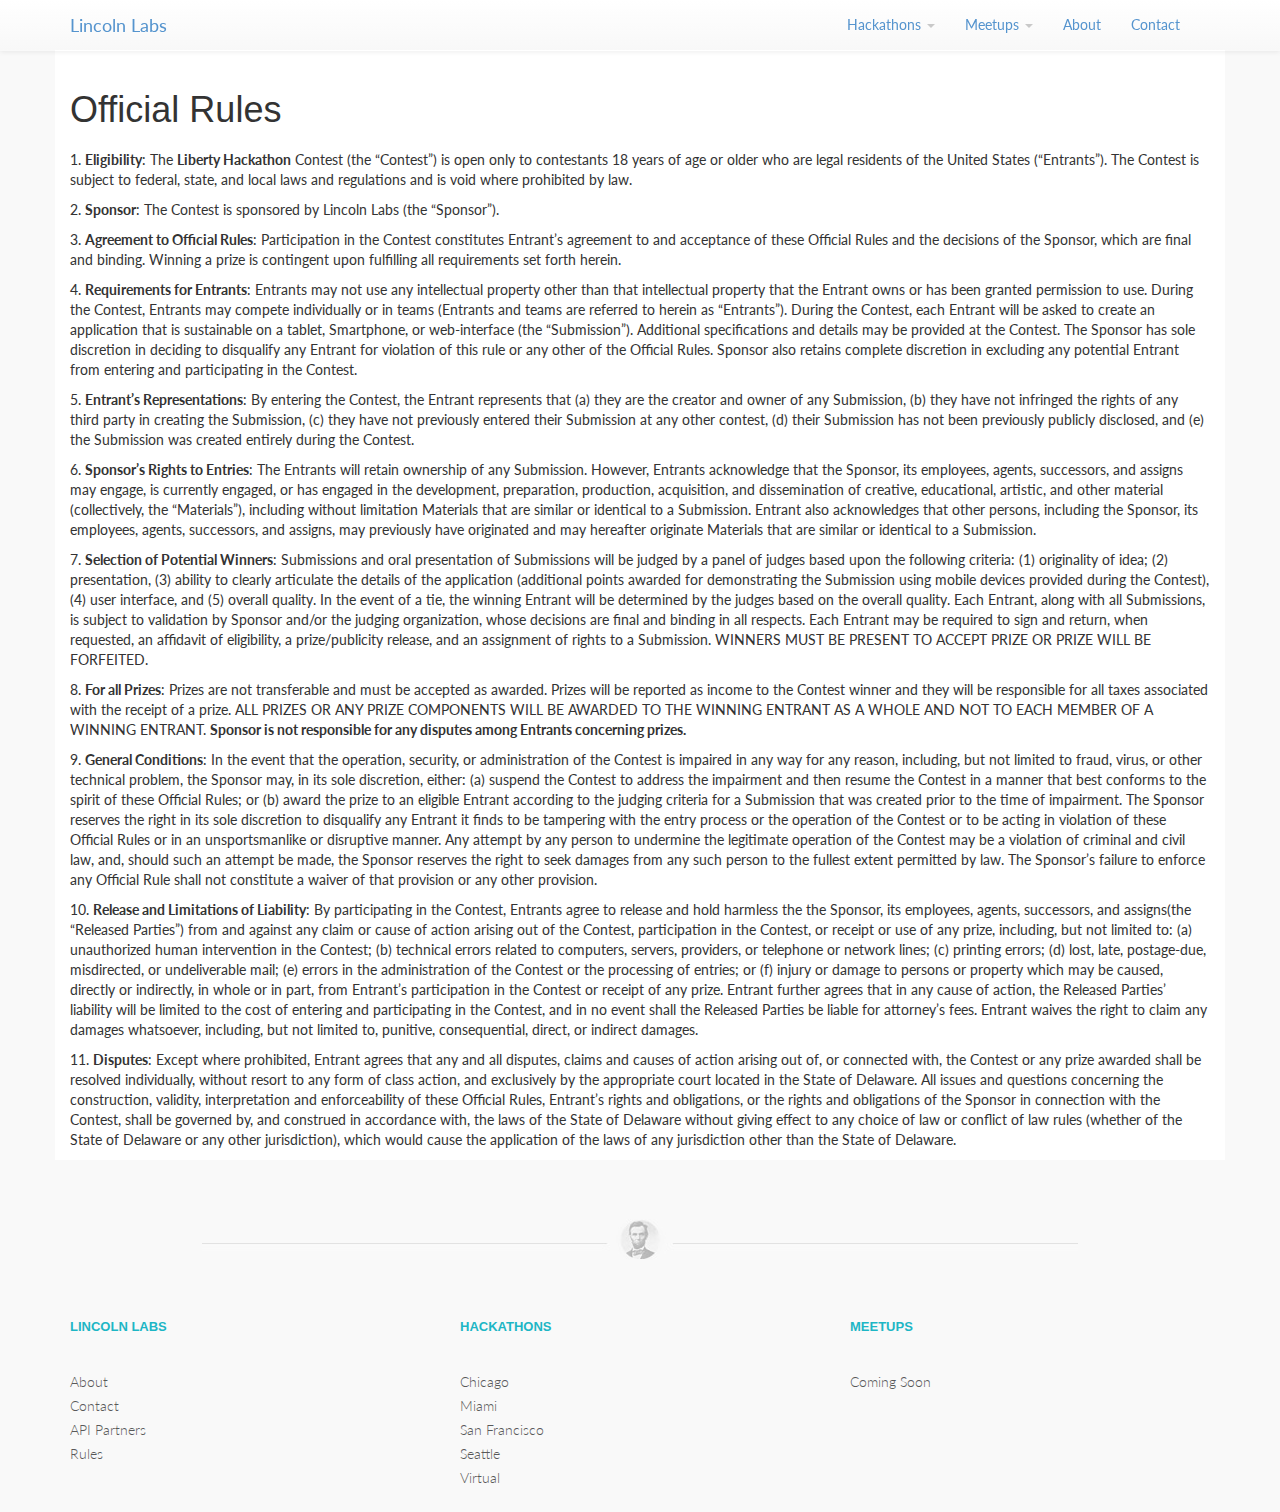
<file: rules.html>
<!DOCTYPE html>
<!--[if lt IE 7]>      <html class="no-js lt-ie9 lt-ie8 lt-ie7"> <![endif]-->
<!--[if IE 7]>         <html class="no-js lt-ie9 lt-ie8"> <![endif]-->
<!--[if IE 8]>         <html class="no-js lt-ie9"> <![endif]-->
<!--[if gt IE 8]><!--> <html class="no-js"> <!--<![endif]-->
  <head>
    <meta charset="utf-8">
    <meta http-equiv="X-UA-Compatible" content="IE=edge,chrome=1">

    <title>Official Rules | LincolnLabs</title>
    <meta name="description" content="LincolnLabs advocates for the technology and the startup community for the advancement of liberty." />
    <meta name="keywords" content="silicon valley, technology, libertarian, hackers, engineer, hackathon, liberty" />
    <meta name="viewport" content="width=device-width, initial-scale=1">
    <meta http-equiv="X-Powered-By" content="DocPad v6.49.1"/>
    <link href='http://fonts.googleapis.com/css?family=Lato:100,300,400,700,900,400italic' rel='stylesheet' type='text/css'>
    <link  rel="stylesheet" href="/vendor/bootstrap.min.css" /><link  rel="stylesheet" href="/vendor/bootstrap-theme.css" /><link  rel="stylesheet" href="/styles/style.css" />

    <script src="/vendor/modernizr-2.6.2-respond-1.1.0.min.js"></script>

    <script>
     var _gaq = _gaq || [];
      _gaq.push(['_setAccount', 'UA-41140288-1']);
      _gaq.push(['_trackPageview']);
    
    (function() {
      var ga = document.createElement('script'); ga.type = 'text/javascript'; ga.async = true;
      ga.src = ('https:' == document.location.protocol ? 'https://ssl' : 'http://www') + '.google-analytics.com/ga.js';
      var s = document.getElementsByTagName('script')[0]; s.parentNode.insertBefore(ga, s);
    })();
    </script>
  </head>
  <body>

    <div class="navbar navbar-fixed-top">
      <div class="container">
        <div class="navbar-header">
          <button type="button" class="navbar-toggle" data-toggle="collapse" data-target=".navbar-collapse">
            <span class="icon-bar"></span>
            <span class="icon-bar"></span>
            <span class="icon-bar"></span>
          </button>
          <a class="navbar-brand" href="/">Lincoln Labs</a>
        </div>
        <div class="navbar-collapse collapse">
          <div class="navbar-right">
            <ul class="nav navbar-nav">
              <li class="dropdown">
                <a href="#" class="dropdown-toggle" data-toggle="dropdown">Hackathons <b class="caret"></b></a>
                <ul class="dropdown-menu">
                  <li><a href="/hackathons/chicago.html">Chicago</a></li>
                  <li><a href="/hackathons/miami.html">Miami</a></li>
                  <li><a href="/hackathons/san_francisco.html">San Francisco Winners</a></li>
                  <li><a href="/hackathons/seattle.html">Seattle</a></li>
                  <li><a href="/hackathons/virtual.html">Virtual</a></li>
                </ul>
              </li>
              <li class="dropdown">
                <a href="#" class="dropdown-toggle" data-toggle="dropdown">Meetups <b class="caret"></b></a>
                <ul class="dropdown-menu">
                  <li><a href="#">Coming Soon</a></li>
                  <!-- <li><a href="/meetups/dallas.html">Dallas</a></li>
                  <li><a href="/meetups/new_york.html">New York</a></li>
                  <li><a href="/meetups/salt_lake_city.html">Salt Lake City</a></li>
                  <li><a href="/meetups/san_francisco.html">San Francisco</a></li> -->
                </ul>
              </li>
              <li><a href="/about.html">About</a></li>
              <li><a href="/contact.html">Contact</a></li>
            </ul>
          </div>
        </div>
      </div>
    </div>

    <div id="official-rules" class="container bg-white">
  <div class="row">
    <div class="col-lg-12">

      <h1>Official Rules</h1>

      <p>1. <b>Eligibility</b>: The <b>Liberty Hackathon</b> Contest (the “Contest”) is open only to contestants 18 years of age or older who are legal residents of the United States (“Entrants”).  The Contest is subject to federal, state, and local laws and regulations and is void where prohibited by law.</p>

      <p>2. <b>Sponsor</b>: The Contest is sponsored by Lincoln Labs (the “Sponsor”).</p>

      <p>3. <b>Agreement to Official Rules</b>: Participation in the Contest constitutes Entrant’s agreement to and acceptance of these Official Rules and the decisions of the Sponsor, which are final and binding.  Winning a prize is contingent upon fulfilling all requirements set forth herein.</p>
              
      <p>4. <b>Requirements for Entrants</b>: Entrants may not use any intellectual property other than that intellectual property that the Entrant owns or has been granted permission to use. During the Contest, Entrants may compete individually or in teams (Entrants and teams are referred to herein as “Entrants”). During the Contest, each Entrant will be asked to create an application that is sustainable on a tablet, Smartphone, or web-interface (the “Submission”).  Additional specifications and details may be provided at the Contest. The Sponsor has sole discretion in deciding to disqualify any Entrant for violation of this rule or any other of the Official Rules. Sponsor also retains complete discretion in excluding any potential Entrant from entering and participating in the Contest.</p>

      <p>5. <b>Entrant’s Representations</b>: By entering the Contest, the Entrant represents that (a) they are the creator and owner of any Submission, (b) they have not infringed the rights of any third party in creating the Submission, (c) they have not previously entered their Submission at any other contest, (d) their Submission has not been previously publicly disclosed, and (e) the Submission was created entirely during the Contest.</p>

      <p>6. <b>Sponsor’s Rights to Entries</b>: The Entrants will retain ownership of any Submission. However, Entrants acknowledge that the Sponsor, its employees, agents, successors, and assigns may engage, is currently engaged, or has engaged in the development, preparation, production, acquisition, and dissemination of creative, educational, artistic, and other material (collectively, the “Materials”), including without limitation Materials that are similar or identical to a Submission. Entrant also acknowledges that other persons, including the Sponsor, its employees, agents, successors, and assigns, may previously have originated and may hereafter originate Materials that are similar or identical to a Submission.</p>

      <p>7. <b>Selection of Potential Winners</b>: Submissions and oral presentation of Submissions will be judged by a panel of judges based upon the following criteria: (1) originality of idea; (2) presentation, (3) ability to clearly articulate the details of the application (additional points awarded for demonstrating the Submission using mobile devices provided during the Contest), (4) user interface, and (5) overall quality. In the event of a tie, the winning Entrant will be determined by the judges based on the overall quality. Each Entrant, along with all Submissions, is subject to validation by Sponsor and/or the judging organization, whose decisions are final and binding in all respects. Each Entrant may be required to sign and return, when requested, an affidavit of eligibility, a prize/publicity release, and an assignment of rights to a Submission. WINNERS MUST BE PRESENT TO ACCEPT PRIZE OR PRIZE WILL BE FORFEITED.</p>
              
      <p>8. <b>For all Prizes</b>: Prizes are not transferable and must be accepted as awarded.  Prizes will be reported as income to the Contest winner and they will be responsible for all taxes associated with the receipt of a prize. ALL PRIZES OR ANY PRIZE COMPONENTS WILL BE AWARDED TO THE WINNING ENTRANT AS A WHOLE AND NOT TO EACH MEMBER OF A WINNING ENTRANT. <b>Sponsor is not responsible for any disputes among Entrants concerning prizes.</b></p>
              
      <p>9. <b>General Conditions</b>: In the event that the operation, security, or administration of the Contest is impaired in any way for any reason, including, but not limited to fraud, virus, or other technical problem, the Sponsor may, in its sole discretion, either: (a) suspend the Contest to address the impairment and then resume the Contest in a manner that best conforms to the spirit of these Official Rules; or (b) award the prize to an eligible Entrant according to the judging criteria for a Submission that was created prior to the time of impairment. The Sponsor reserves the right in its sole discretion to disqualify any Entrant it finds to be tampering with the entry process or the operation of the Contest or to be acting in violation of these Official Rules or in an unsportsmanlike or disruptive manner. Any attempt by any person to undermine the legitimate operation of the Contest may be a violation of criminal and civil law, and, should such an attempt be made, the Sponsor reserves the right to seek damages from any such person to the fullest extent permitted by law. The Sponsor’s failure to enforce any Official Rule shall not constitute a waiver of that provision or any other provision.

      <p>10. <b>Release and Limitations of Liability</b>: By participating in the Contest, Entrants agree to release and hold harmless the the Sponsor, its employees, agents, successors, and assigns(the “Released Parties”) from and against any claim or cause of action arising out of the Contest, participation in the Contest, or receipt or use of any prize, including, but not limited to: (a) unauthorized human intervention in the Contest; (b) technical errors related to computers, servers, providers, or telephone or network lines; (c) printing errors; (d) lost, late, postage-due, misdirected, or undeliverable mail; (e) errors in the administration of the Contest or the processing of entries; or (f) injury or damage to persons or property which may be caused, directly or indirectly, in whole or in part, from Entrant’s participation in the Contest or receipt of any prize.  Entrant further agrees that in any cause of action, the Released Parties’ liability will be limited to the cost of entering and participating in the Contest, and in no event shall the Released Parties be liable for attorney’s fees.  Entrant waives the right to claim any damages whatsoever, including, but not limited to, punitive, consequential, direct, or indirect damages.</p>
              
      <p>11. <b>Disputes</b>: Except where prohibited, Entrant agrees that any and all disputes, claims and causes of action arising out of, or connected with, the Contest or any prize awarded shall be resolved individually, without resort to any form of class action, and exclusively by the appropriate court located in the State of Delaware.  All issues and questions concerning the construction, validity, interpretation and enforceability of these Official Rules, Entrant’s rights and obligations, or the rights and obligations of the Sponsor in connection with the Contest, shall be governed by, and construed in accordance with, the laws of the State of  Delaware without giving effect to any choice of law or conflict of law rules (whether of the State of Delaware or any other jurisdiction), which would cause the application of the laws of any jurisdiction other than the State of  Delaware.</p>

    </div>
  </div>
</div>

    <footer class="container">

      <!--

      <div id="footer-social" class="row">

        <div class="col-lg-12">
          <a id="social-g" class="social-btn" href="#"><img src="/img/social_g.jpg" /></a>
          <a id="social-s" class="social-btn" href="#"><img src="/img/social_s.jpg" /></a>
          <a id="social-t" class="social-btn" href="#"><img src="/img/social_t.jpg" /></a>
          <a id="social-f" class="social-btn last" href="#"><img src="/img/social_f.jpg" /></a>
        </div>

      </div>

      -->

      <div class="row">
        <div id="footer-top-border" class="col-lg-12"></div>
      </div>
      <div class="row">
        <div class="col-lg-4">
          <h6>Lincoln Labs</h6>
          <a href="/about.html">About</a>
          <a href="/contact.html">Contact</a>
          <a href="/partners.html">API Partners</a>
          <a href="/rules.html">Rules</a>
        </div>

        <div class="col-lg-4">
          <h6>Hackathons</h6>
          <a href="/hackathons/chicago.html">Chicago</a>
          <a href="/hackathons/miami.html">Miami</a>
          <a href="/hackathons/san_francisco.html">San Francisco</a>
          <a href="/hackathons/seattle.html">Seattle</a>
          <a href="/hackathons/virtual.html">Virtual</a>
        </div>

        <div class="col-lg-4">
          <h6>Meetups</h6>
          <a href="#">Coming Soon</a>
          <!-- <a href="/meetups/dallas.html">Dallas</a>
          <a href="/meetups/new_york.html">New York</a>
          <a href="/meetups/salt_lake_city.html">Salt Lake City</a>
          <a href="/meetups/san_francisco.html">San Francisco</a> -->
        </div>
      </div>
    </footer>

    <script src="//ajax.googleapis.com/ajax/libs/jquery/1.10.1/jquery.min.js"></script>
    <script>window.jQuery || document.write('<script src="/vendor/jquery-1.10.1.min.js"><\/script>')</script>

    <script defer="defer"  src="/vendor/log.js"></script><script defer="defer"  src="/vendor/bootstrap.min.js"></script>
  </body>
</html>
</file>
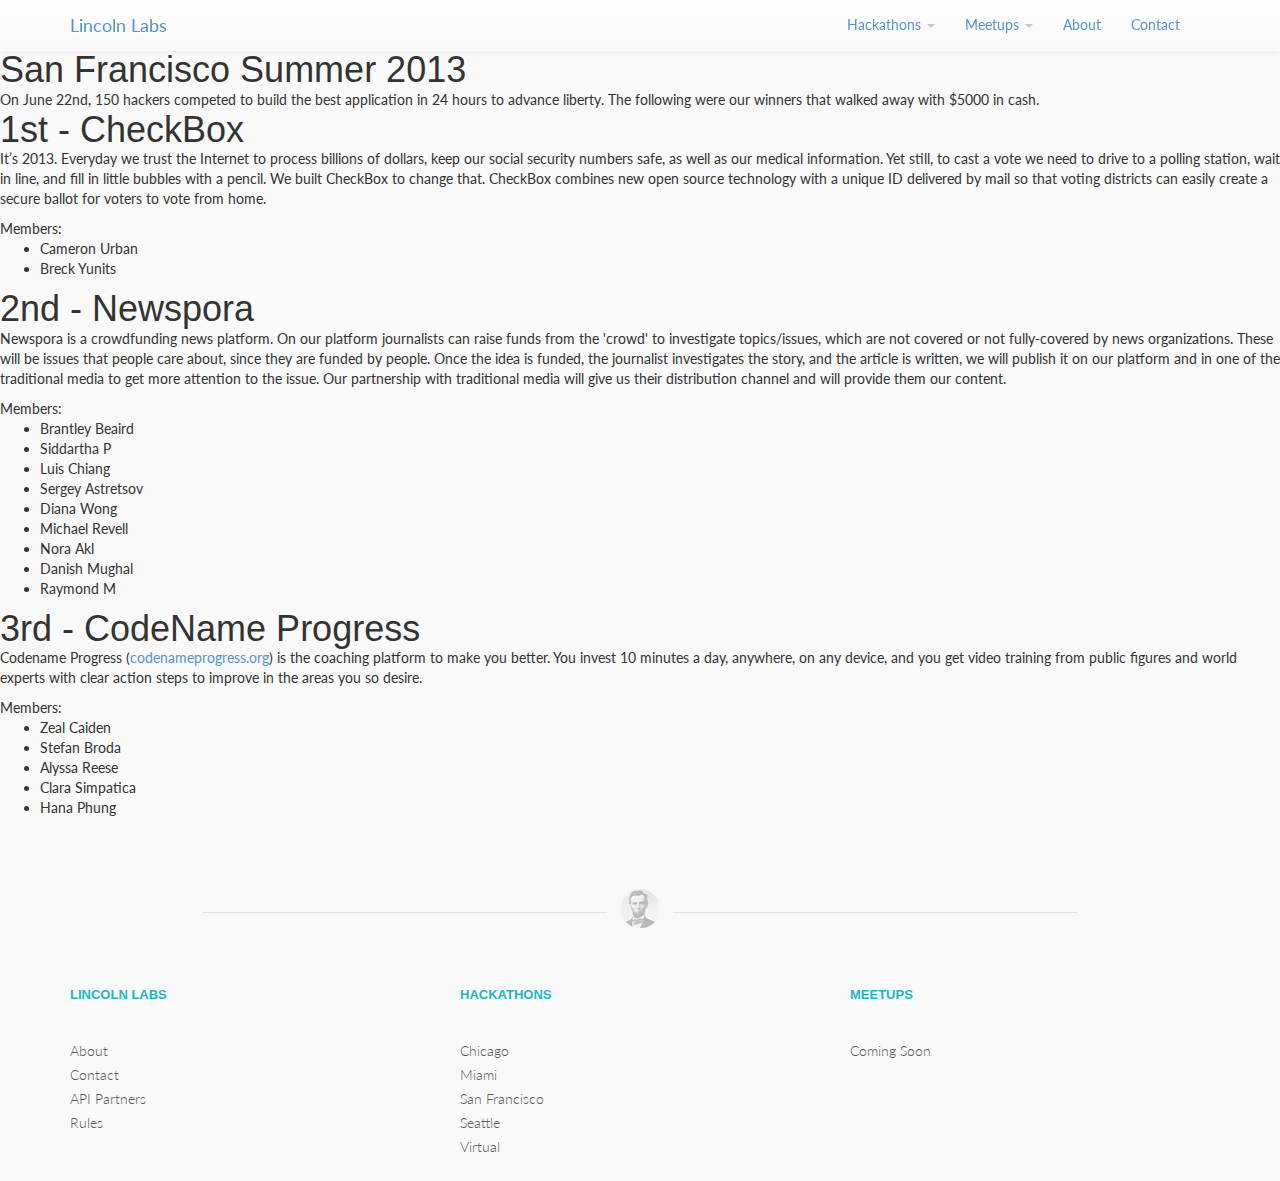
<file: events/san-francisco-summer-2013.html>
<!DOCTYPE html>
<!--[if lt IE 7]>      <html class="no-js lt-ie9 lt-ie8 lt-ie7"> <![endif]-->
<!--[if IE 7]>         <html class="no-js lt-ie9 lt-ie8"> <![endif]-->
<!--[if IE 8]>         <html class="no-js lt-ie9"> <![endif]-->
<!--[if gt IE 8]><!--> <html class="no-js"> <!--<![endif]-->
  <head>
    <meta charset="utf-8">
    <meta http-equiv="X-UA-Compatible" content="IE=edge,chrome=1">

    <title>San Francisco Summer 2013 | LincolnLabs</title>
    <meta name="description" content="LincolnLabs advocates for the technology and the startup community for the advancement of liberty." />
    <meta name="keywords" content="silicon valley, technology, libertarian, hackers, engineer, hackathon, liberty" />
    <meta name="viewport" content="width=device-width, initial-scale=1">
    <meta http-equiv="X-Powered-By" content="DocPad v6.49.1"/>
    <link href='http://fonts.googleapis.com/css?family=Lato:100,300,400,700,900,400italic' rel='stylesheet' type='text/css'>
    <link  rel="stylesheet" href="/vendor/bootstrap.min.css" /><link  rel="stylesheet" href="/vendor/bootstrap-theme.css" /><link  rel="stylesheet" href="/styles/style.css" />

    <script src="/vendor/modernizr-2.6.2-respond-1.1.0.min.js"></script>

    <script>
     var _gaq = _gaq || [];
      _gaq.push(['_setAccount', 'UA-41140288-1']);
      _gaq.push(['_trackPageview']);
    
    (function() {
      var ga = document.createElement('script'); ga.type = 'text/javascript'; ga.async = true;
      ga.src = ('https:' == document.location.protocol ? 'https://ssl' : 'http://www') + '.google-analytics.com/ga.js';
      var s = document.getElementsByTagName('script')[0]; s.parentNode.insertBefore(ga, s);
    })();
    </script>
  </head>
  <body>

    <div class="navbar navbar-fixed-top">
      <div class="container">
        <div class="navbar-header">
          <button type="button" class="navbar-toggle" data-toggle="collapse" data-target=".navbar-collapse">
            <span class="icon-bar"></span>
            <span class="icon-bar"></span>
            <span class="icon-bar"></span>
          </button>
          <a class="navbar-brand" href="/">Lincoln Labs</a>
        </div>
        <div class="navbar-collapse collapse">
          <div class="navbar-right">
            <ul class="nav navbar-nav">
              <li class="dropdown">
                <a href="#" class="dropdown-toggle" data-toggle="dropdown">Hackathons <b class="caret"></b></a>
                <ul class="dropdown-menu">
                  <li><a href="/hackathons/chicago.html">Chicago</a></li>
                  <li><a href="/hackathons/miami.html">Miami</a></li>
                  <li><a href="/hackathons/san_francisco.html">San Francisco Winners</a></li>
                  <li><a href="/hackathons/seattle.html">Seattle</a></li>
                  <li><a href="/hackathons/virtual.html">Virtual</a></li>
                </ul>
              </li>
              <li class="dropdown">
                <a href="#" class="dropdown-toggle" data-toggle="dropdown">Meetups <b class="caret"></b></a>
                <ul class="dropdown-menu">
                  <li><a href="#">Coming Soon</a></li>
                  <!-- <li><a href="/meetups/dallas.html">Dallas</a></li>
                  <li><a href="/meetups/new_york.html">New York</a></li>
                  <li><a href="/meetups/salt_lake_city.html">Salt Lake City</a></li>
                  <li><a href="/meetups/san_francisco.html">San Francisco</a></li> -->
                </ul>
              </li>
              <li><a href="/about.html">About</a></li>
              <li><a href="/contact.html">Contact</a></li>
            </ul>
          </div>
        </div>
      </div>
    </div>

    <h1 class="ribbon">San Francisco Summer 2013<span class="ribbon-shadow"></h1>
<div class="cf"></div>

On June 22nd, 150 hackers competed to build the best application in 24 hours to advance liberty. The following were our winners that walked away with $5000 in cash.

<div class="cf"></div>
<h1 class="ribbon">1st - CheckBox<span class="ribbon-shadow"></span></h1>
<div class="cf"></div>

<p>
It’s 2013. Everyday we trust the Internet to process billions of dollars, keep our social security numbers safe, as well as our medical information. Yet still, to cast a vote we need to drive to a polling station, wait in line, and fill in little bubbles with a pencil. We built CheckBox to change that. CheckBox combines new open source technology with a unique ID delivered by mail so that voting districts can easily create a secure ballot for voters to vote from home.
</p>

Members:
<ul>  
  <li>Cameron Urban</li>
  <li>Breck Yunits</li>
</ul>

<div class="cf"></div>
<h1 class="ribbon">2nd - Newspora<span class="ribbon-shadow"></h1>
<div class="cf"></div>

<p>
Newspora is a crowdfunding news platform. On our platform journalists can raise funds from the 'crowd' to investigate topics/issues, which are not covered or not fully-covered by news organizations. These will be issues that people care about, since they are funded by people. Once the idea is funded, the journalist investigates the story, and the article is written, we will publish it on our platform and in one of the traditional media to get more attention to the issue. Our partnership with traditional media will give us their distribution channel and will provide them our content.
</p>

Members:
<ul>
  <li>Brantley Beaird</li>
  <li>Siddartha P</li>
  <li>Luis Chiang</li>
  <li>Sergey Astretsov</li>
  <li>Diana Wong</li>
  <li>Michael Revell</li>
  <li>Nora Akl</li>
  <li>Danish Mughal</li>
  <li>Raymond M</li>
</ul>

<div class="cf"></div>
<h1 class="ribbon">3rd - CodeName Progress<span class="ribbon-shadow"></h1>
<div class="cf"></div>

<p>
Codename Progress (<a href="http://codenameprogress.org" target="_new">codenameprogress.org</a>) is the coaching platform to make you better. You invest 10 minutes a day, anywhere, on any device, and you get video training from public figures and world experts with clear action steps to improve in the areas you so desire.
</p>

Members:
<ul>
  <li>Zeal Caiden</li>
  <li>Stefan Broda</li>
  <li>Alyssa Reese</li>
  <li>Clara Simpatica</li>
  <li>Hana Phung</li>
</ul>

    <footer class="container">

      <!--

      <div id="footer-social" class="row">

        <div class="col-lg-12">
          <a id="social-g" class="social-btn" href="#"><img src="/img/social_g.jpg" /></a>
          <a id="social-s" class="social-btn" href="#"><img src="/img/social_s.jpg" /></a>
          <a id="social-t" class="social-btn" href="#"><img src="/img/social_t.jpg" /></a>
          <a id="social-f" class="social-btn last" href="#"><img src="/img/social_f.jpg" /></a>
        </div>

      </div>

      -->

      <div class="row">
        <div id="footer-top-border" class="col-lg-12"></div>
      </div>
      <div class="row">
        <div class="col-lg-4">
          <h6>Lincoln Labs</h6>
          <a href="/about.html">About</a>
          <a href="/contact.html">Contact</a>
          <a href="/partners.html">API Partners</a>
          <a href="/rules.html">Rules</a>
        </div>

        <div class="col-lg-4">
          <h6>Hackathons</h6>
          <a href="/hackathons/chicago.html">Chicago</a>
          <a href="/hackathons/miami.html">Miami</a>
          <a href="/hackathons/san_francisco.html">San Francisco</a>
          <a href="/hackathons/seattle.html">Seattle</a>
          <a href="/hackathons/virtual.html">Virtual</a>
        </div>

        <div class="col-lg-4">
          <h6>Meetups</h6>
          <a href="#">Coming Soon</a>
          <!-- <a href="/meetups/dallas.html">Dallas</a>
          <a href="/meetups/new_york.html">New York</a>
          <a href="/meetups/salt_lake_city.html">Salt Lake City</a>
          <a href="/meetups/san_francisco.html">San Francisco</a> -->
        </div>
      </div>
    </footer>

    <script src="//ajax.googleapis.com/ajax/libs/jquery/1.10.1/jquery.min.js"></script>
    <script>window.jQuery || document.write('<script src="/vendor/jquery-1.10.1.min.js"><\/script>')</script>

    <script defer="defer"  src="/vendor/log.js"></script><script defer="defer"  src="/vendor/bootstrap.min.js"></script>
  </body>
</html>
</file>
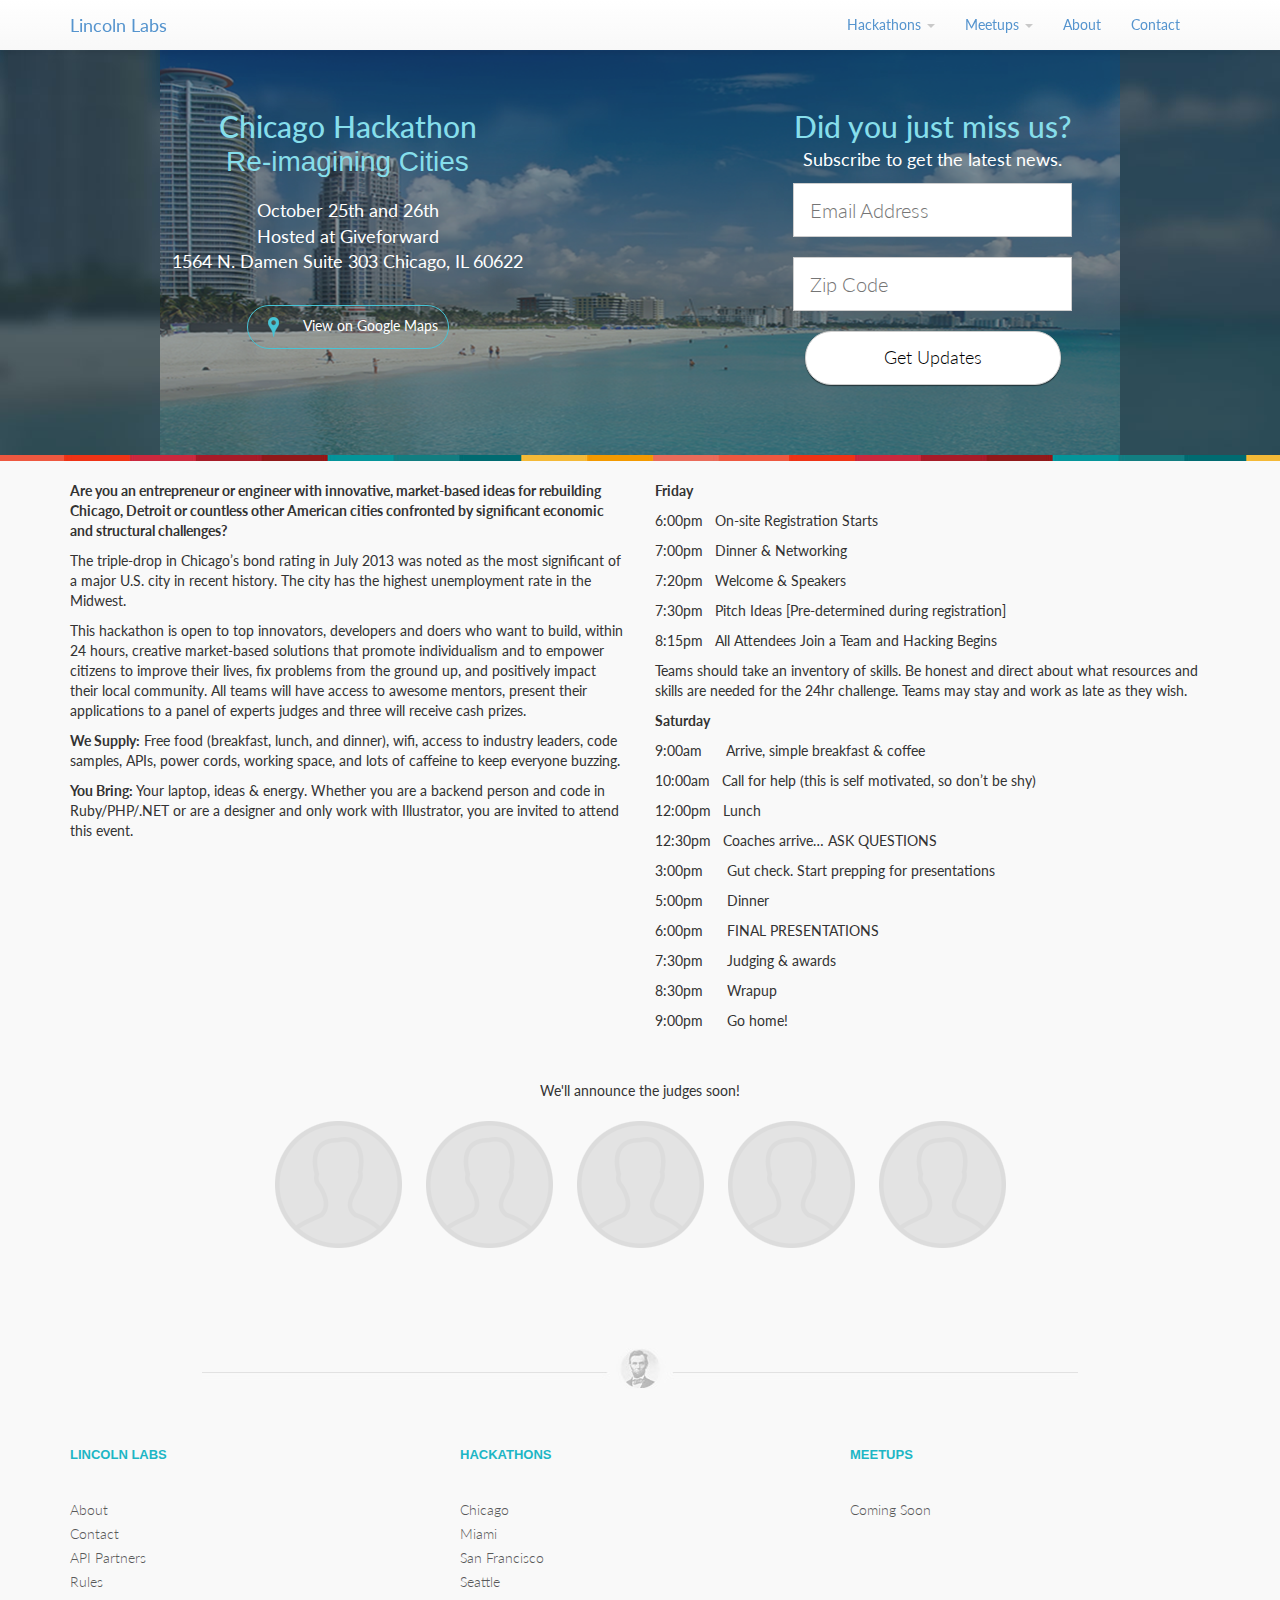
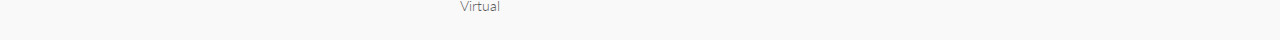
<file: hackathons/chicago.html>
<!DOCTYPE html>
<!--[if lt IE 7]>      <html class="no-js lt-ie9 lt-ie8 lt-ie7"> <![endif]-->
<!--[if IE 7]>         <html class="no-js lt-ie9 lt-ie8"> <![endif]-->
<!--[if IE 8]>         <html class="no-js lt-ie9"> <![endif]-->
<!--[if gt IE 8]><!--> <html class="no-js"> <!--<![endif]-->
  <head>
    <meta charset="utf-8">
    <meta http-equiv="X-UA-Compatible" content="IE=edge,chrome=1">

    <title>Chicago Hackathon | LincolnLabs</title>
    <meta name="description" content="LincolnLabs advocates for the technology and the startup community for the advancement of liberty." />
    <meta name="keywords" content="silicon valley, technology, libertarian, hackers, engineer, hackathon, liberty" />
    <meta name="viewport" content="width=device-width, initial-scale=1">
    <meta http-equiv="X-Powered-By" content="DocPad v6.49.1"/>
    <link href='http://fonts.googleapis.com/css?family=Lato:100,300,400,700,900,400italic' rel='stylesheet' type='text/css'>
    <link  rel="stylesheet" href="/vendor/bootstrap.min.css" /><link  rel="stylesheet" href="/vendor/bootstrap-theme.css" /><link  rel="stylesheet" href="/styles/style.css" />

    <script src="/vendor/modernizr-2.6.2-respond-1.1.0.min.js"></script>

    <script>
     var _gaq = _gaq || [];
      _gaq.push(['_setAccount', 'UA-41140288-1']);
      _gaq.push(['_trackPageview']);
    
    (function() {
      var ga = document.createElement('script'); ga.type = 'text/javascript'; ga.async = true;
      ga.src = ('https:' == document.location.protocol ? 'https://ssl' : 'http://www') + '.google-analytics.com/ga.js';
      var s = document.getElementsByTagName('script')[0]; s.parentNode.insertBefore(ga, s);
    })();
    </script>
  </head>
  <body>

    <div class="navbar navbar-fixed-top">
      <div class="container">
        <div class="navbar-header">
          <button type="button" class="navbar-toggle" data-toggle="collapse" data-target=".navbar-collapse">
            <span class="icon-bar"></span>
            <span class="icon-bar"></span>
            <span class="icon-bar"></span>
          </button>
          <a class="navbar-brand" href="/">Lincoln Labs</a>
        </div>
        <div class="navbar-collapse collapse">
          <div class="navbar-right">
            <ul class="nav navbar-nav">
              <li class="dropdown">
                <a href="#" class="dropdown-toggle" data-toggle="dropdown">Hackathons <b class="caret"></b></a>
                <ul class="dropdown-menu">
                  <li><a href="/hackathons/chicago.html">Chicago</a></li>
                  <li><a href="/hackathons/miami.html">Miami</a></li>
                  <li><a href="/hackathons/san_francisco.html">San Francisco Winners</a></li>
                  <li><a href="/hackathons/seattle.html">Seattle</a></li>
                  <li><a href="/hackathons/virtual.html">Virtual</a></li>
                </ul>
              </li>
              <li class="dropdown">
                <a href="#" class="dropdown-toggle" data-toggle="dropdown">Meetups <b class="caret"></b></a>
                <ul class="dropdown-menu">
                  <li><a href="#">Coming Soon</a></li>
                  <!-- <li><a href="/meetups/dallas.html">Dallas</a></li>
                  <li><a href="/meetups/new_york.html">New York</a></li>
                  <li><a href="/meetups/salt_lake_city.html">Salt Lake City</a></li>
                  <li><a href="/meetups/san_francisco.html">San Francisco</a></li> -->
                </ul>
              </li>
              <li><a href="/about.html">About</a></li>
              <li><a href="/contact.html">Contact</a></li>
            </ul>
          </div>
        </div>
      </div>
    </div>

    <div class="banner banner-hackathon banner-miami-full">
  <div class="container banner-miami">
    <div class="col-lg-6">
      <h1>Chicago Hackathon</h1>
      <h2>Re-imagining Cities</h2>

      <p>
      October 25th and 26th<br />
      Hosted at Giveforward<br />
      1564 N. Damen Suite 303 Chicago, IL 60622
      </p>

      <a class="gmap-btn" href="https://maps.google.com/maps?expflags=enable_star_based_justifications:true&ie=UTF8&cid=17597165017493082647&q=GiveForward&iwloc=A&gl=US&hl=en" target="_blank"><span class="plmk"></span> <span>View on Google Maps</span></a>
    </div>

    <div class="col-lg-6">
      <h1>Did you just miss us?</h1>
      <p>Subscribe to get the latest news.</p>

      <form action="http://lincolnlabs.us7.list-manage2.com/subscribe/post?u=5a298124dd214a5b4e12dbf7e&amp;id=3e3467b86e" method="post" id="mc-embedded-subscribe-form" name="mc-embedded-subscribe-form" class="validate" target="_blank" novalidate>

        <input type="email" value="" name="EMAIL" class="email" id="mce-EMAIL" placeholder="Email Address" required>
        <div></div>
        <input type="text" value="" name="ZIP" class="zip" id="mce-ZIP" placeholder="Zip Code" />
        <div></div>
        <input type="submit" value="Get Updates" name="subscribe" id="mc-embedded-subscribe" class="button email-button">
      </form>
    </div>
  </div>
</div>
<div id="colors"></div>

<div class="container">
  <div class="row">
    <div class="col-lg-6">
      <p><b>Are you an entrepreneur or engineer with innovative, market-based ideas for rebuilding Chicago, Detroit or countless other American cities confronted by significant economic and structural challenges?</b></p>

      <p>The triple-drop in Chicago’s bond rating in July 2013 was noted as the most significant of a major U.S. city in recent history. The city has the highest unemployment rate in the Midwest.</p>

      <p>This hackathon is open to top innovators, developers and doers who want to build, within 24 hours, creative market-based solutions that promote individualism and to empower citizens to improve their lives, fix problems from the ground up, and positively impact their local community. All teams will have access to awesome mentors, present their applications to a panel of experts judges and three will receive cash prizes.</p>

      <p><strong>We Supply:</strong> Free food (breakfast, lunch, and dinner), wifi, access to industry leaders, code samples, APIs, power cords, working space, and lots of caffeine to keep everyone buzzing.</p> 

      <p><strong>You Bring:</strong> Your laptop, ideas & energy. Whether you are a backend person and code in Ruby/PHP/.NET or are a designer and only work with Illustrator, you are invited to attend this event.</p>
    </div>

    <div class="col-lg-6">

      <p><strong>Friday</strong></p>
      

      <p>6:00pm&nbsp;&nbsp;&nbsp;On-site Registration Starts</p>   
      <p>7:00pm&nbsp;&nbsp;&nbsp;Dinner & Networking</p> 
      <p>7:20pm&nbsp;&nbsp;&nbsp;Welcome & Speakers</p>
      <p>7:30pm&nbsp;&nbsp;&nbsp;Pitch Ideas [Pre-determined during registration]</p>
      <p>8:15pm&nbsp;&nbsp;&nbsp;All Attendees Join a Team and Hacking Begins</p>

      <p>Teams should take an inventory of skills. Be honest and direct about what resources and skills are needed for the 24hr challenge. Teams may stay and work as late as they wish.</p>

      <p><strong>Saturday</strong></p>


      <p>9:00am&nbsp;&nbsp;&nbsp;&nbsp;&nbsp;&nbsp;Arrive, simple breakfast & coffee</p>
      <p>10:00am&nbsp;&nbsp;&nbsp;Call for help (this is self motivated, so don’t be shy)</p>
      <p>12:00pm&nbsp;&nbsp;&nbsp;Lunch</p>
      <p>12:30pm&nbsp;&nbsp;&nbsp;Coaches arrive… ASK QUESTIONS</p>
      <p>3:00pm&nbsp;&nbsp;&nbsp;&nbsp;&nbsp;&nbsp;Gut check. Start prepping for presentations</p>
      <p>5:00pm&nbsp;&nbsp;&nbsp;&nbsp;&nbsp;&nbsp;Dinner</p>
      <p>6:00pm&nbsp;&nbsp;&nbsp;&nbsp;&nbsp;&nbsp;FINAL PRESENTATIONS</p>
      <p>7:30pm&nbsp;&nbsp;&nbsp;&nbsp;&nbsp;&nbsp;Judging & awards</p>
      <p>8:30pm&nbsp;&nbsp;&nbsp;&nbsp;&nbsp;&nbsp;Wrapup</p>
      <p>9:00pm&nbsp;&nbsp;&nbsp;&nbsp;&nbsp;&nbsp;Go home!</p>
    </div>
  </div>

  <div id="judges" class="row">
    <div class="col-lg-12 center">
      <p class="center">We'll announce the judges soon!</p>

      <img src="/img/judge-empty.png" />
      <img src="/img/judge-empty.png" />
      <img src="/img/judge-empty.png" />
      <img src="/img/judge-empty.png" />
      <img class="last" src="/img/judge-empty.png" />
    </div>
  </div>
</div>

    <footer class="container">

      <!--

      <div id="footer-social" class="row">

        <div class="col-lg-12">
          <a id="social-g" class="social-btn" href="#"><img src="/img/social_g.jpg" /></a>
          <a id="social-s" class="social-btn" href="#"><img src="/img/social_s.jpg" /></a>
          <a id="social-t" class="social-btn" href="#"><img src="/img/social_t.jpg" /></a>
          <a id="social-f" class="social-btn last" href="#"><img src="/img/social_f.jpg" /></a>
        </div>

      </div>

      -->

      <div class="row">
        <div id="footer-top-border" class="col-lg-12"></div>
      </div>
      <div class="row">
        <div class="col-lg-4">
          <h6>Lincoln Labs</h6>
          <a href="/about.html">About</a>
          <a href="/contact.html">Contact</a>
          <a href="/partners.html">API Partners</a>
          <a href="/rules.html">Rules</a>
        </div>

        <div class="col-lg-4">
          <h6>Hackathons</h6>
          <a href="/hackathons/chicago.html">Chicago</a>
          <a href="/hackathons/miami.html">Miami</a>
          <a href="/hackathons/san_francisco.html">San Francisco</a>
          <a href="/hackathons/seattle.html">Seattle</a>
          <a href="/hackathons/virtual.html">Virtual</a>
        </div>

        <div class="col-lg-4">
          <h6>Meetups</h6>
          <a href="#">Coming Soon</a>
          <!-- <a href="/meetups/dallas.html">Dallas</a>
          <a href="/meetups/new_york.html">New York</a>
          <a href="/meetups/salt_lake_city.html">Salt Lake City</a>
          <a href="/meetups/san_francisco.html">San Francisco</a> -->
        </div>
      </div>
    </footer>

    <script src="//ajax.googleapis.com/ajax/libs/jquery/1.10.1/jquery.min.js"></script>
    <script>window.jQuery || document.write('<script src="/vendor/jquery-1.10.1.min.js"><\/script>')</script>

    <script defer="defer"  src="/vendor/log.js"></script><script defer="defer"  src="/vendor/bootstrap.min.js"></script>
  </body>
</html>
</file>
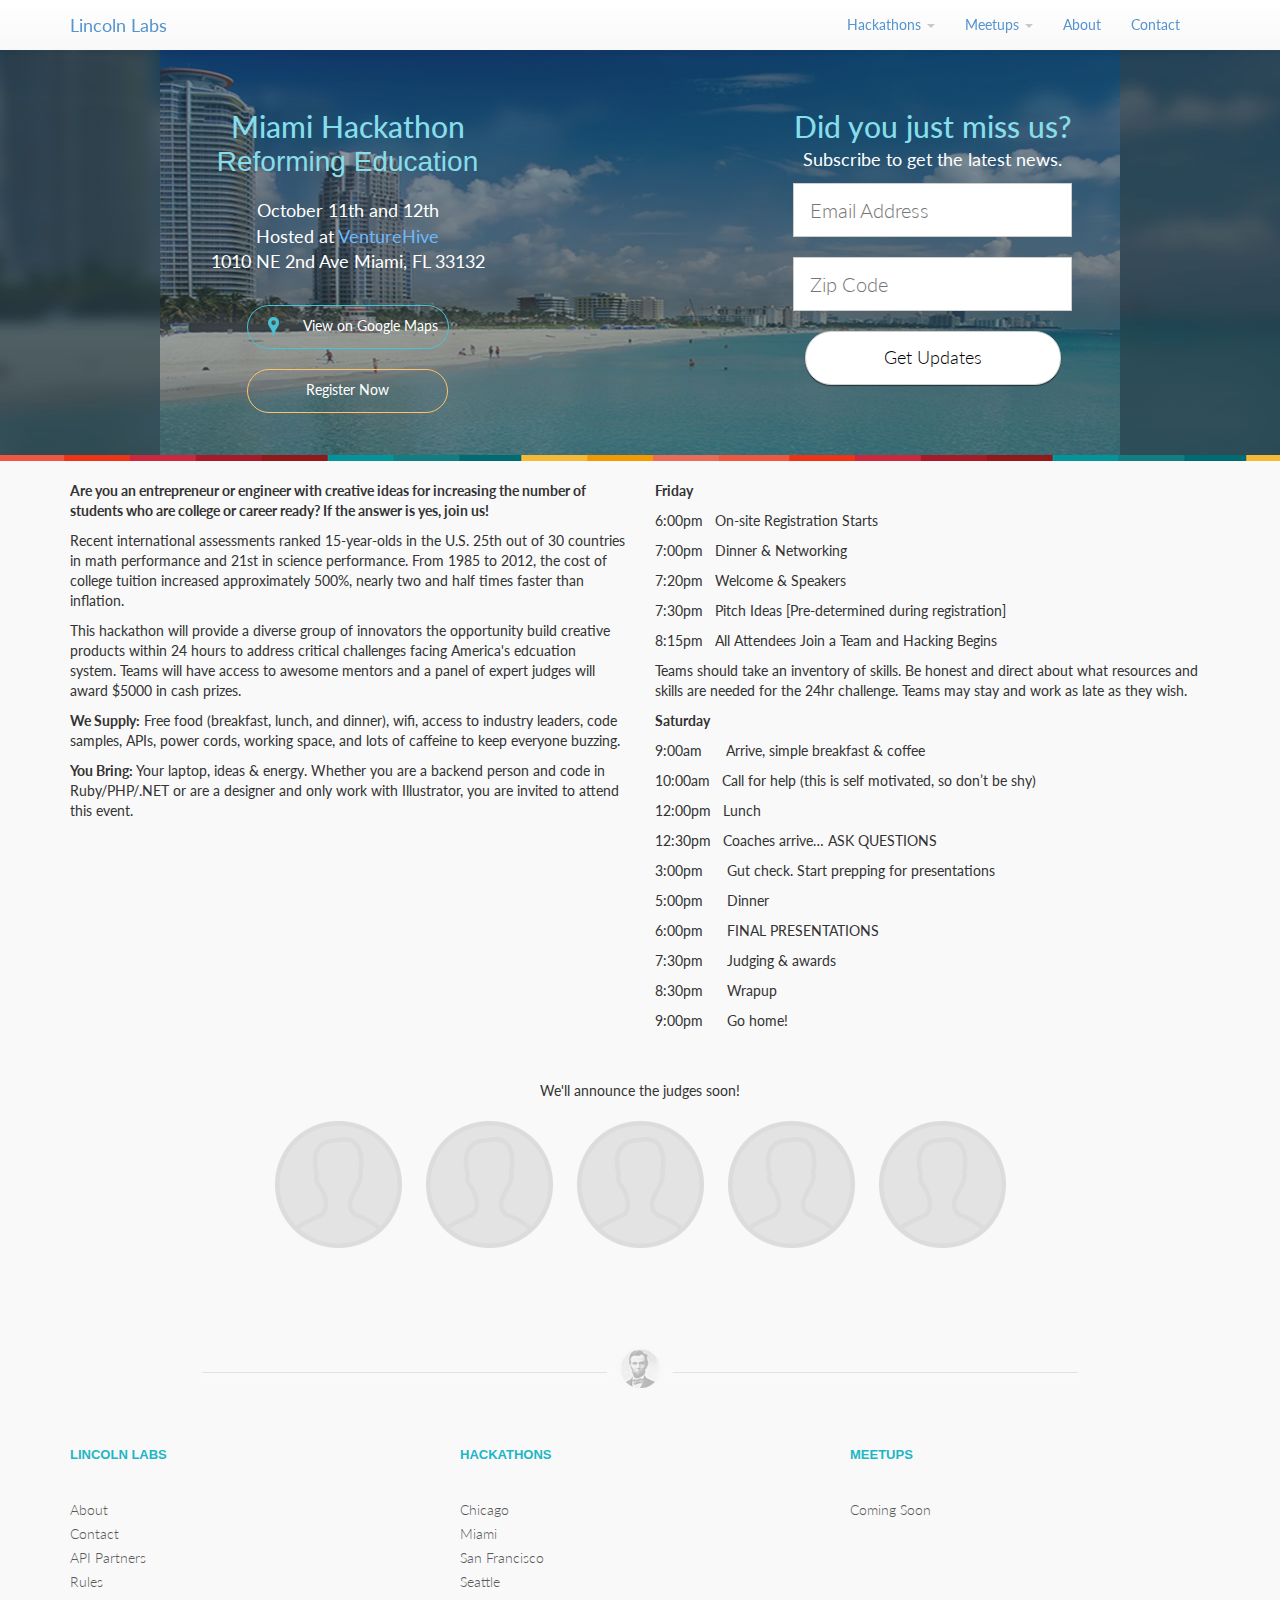
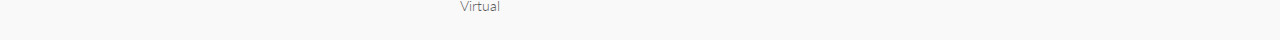
<file: hackathons/miami.html>
<!DOCTYPE html>
<!--[if lt IE 7]>      <html class="no-js lt-ie9 lt-ie8 lt-ie7"> <![endif]-->
<!--[if IE 7]>         <html class="no-js lt-ie9 lt-ie8"> <![endif]-->
<!--[if IE 8]>         <html class="no-js lt-ie9"> <![endif]-->
<!--[if gt IE 8]><!--> <html class="no-js"> <!--<![endif]-->
  <head>
    <meta charset="utf-8">
    <meta http-equiv="X-UA-Compatible" content="IE=edge,chrome=1">

    <title>Miami Hackathon | LincolnLabs</title>
    <meta name="description" content="LincolnLabs advocates for the technology and the startup community for the advancement of liberty." />
    <meta name="keywords" content="silicon valley, technology, libertarian, hackers, engineer, hackathon, liberty" />
    <meta name="viewport" content="width=device-width, initial-scale=1">
    <meta http-equiv="X-Powered-By" content="DocPad v6.49.1"/>
    <link href='http://fonts.googleapis.com/css?family=Lato:100,300,400,700,900,400italic' rel='stylesheet' type='text/css'>
    <link  rel="stylesheet" href="/vendor/bootstrap.min.css" /><link  rel="stylesheet" href="/vendor/bootstrap-theme.css" /><link  rel="stylesheet" href="/styles/style.css" />

    <script src="/vendor/modernizr-2.6.2-respond-1.1.0.min.js"></script>

    <script>
     var _gaq = _gaq || [];
      _gaq.push(['_setAccount', 'UA-41140288-1']);
      _gaq.push(['_trackPageview']);
    
    (function() {
      var ga = document.createElement('script'); ga.type = 'text/javascript'; ga.async = true;
      ga.src = ('https:' == document.location.protocol ? 'https://ssl' : 'http://www') + '.google-analytics.com/ga.js';
      var s = document.getElementsByTagName('script')[0]; s.parentNode.insertBefore(ga, s);
    })();
    </script>
  </head>
  <body>

    <div class="navbar navbar-fixed-top">
      <div class="container">
        <div class="navbar-header">
          <button type="button" class="navbar-toggle" data-toggle="collapse" data-target=".navbar-collapse">
            <span class="icon-bar"></span>
            <span class="icon-bar"></span>
            <span class="icon-bar"></span>
          </button>
          <a class="navbar-brand" href="/">Lincoln Labs</a>
        </div>
        <div class="navbar-collapse collapse">
          <div class="navbar-right">
            <ul class="nav navbar-nav">
              <li class="dropdown">
                <a href="#" class="dropdown-toggle" data-toggle="dropdown">Hackathons <b class="caret"></b></a>
                <ul class="dropdown-menu">
                  <li><a href="/hackathons/chicago.html">Chicago</a></li>
                  <li><a href="/hackathons/miami.html">Miami</a></li>
                  <li><a href="/hackathons/san_francisco.html">San Francisco Winners</a></li>
                  <li><a href="/hackathons/seattle.html">Seattle</a></li>
                  <li><a href="/hackathons/virtual.html">Virtual</a></li>
                </ul>
              </li>
              <li class="dropdown">
                <a href="#" class="dropdown-toggle" data-toggle="dropdown">Meetups <b class="caret"></b></a>
                <ul class="dropdown-menu">
                  <li><a href="#">Coming Soon</a></li>
                  <!-- <li><a href="/meetups/dallas.html">Dallas</a></li>
                  <li><a href="/meetups/new_york.html">New York</a></li>
                  <li><a href="/meetups/salt_lake_city.html">Salt Lake City</a></li>
                  <li><a href="/meetups/san_francisco.html">San Francisco</a></li> -->
                </ul>
              </li>
              <li><a href="/about.html">About</a></li>
              <li><a href="/contact.html">Contact</a></li>
            </ul>
          </div>
        </div>
      </div>
    </div>

    <div class="banner banner-hackathon banner-miami-full">
  <div class="container banner-miami">
    <div class="col-lg-6">
      <h1>Miami Hackathon</h1>
      <h2>Reforming Education</h2>

      <p>
      October 11th and 12th<br />
      Hosted at <a href="http://venturehive.co/" target="_blank">VentureHive</a><br />
      1010 NE 2nd Ave Miami, FL 33132
      </p>

      <a class="gmap-btn" href="https://maps.google.com/maps?f=q&source=s_q&hl=en&geocode=&q=1010+NE+2nd+Ave+Miami,+FL+33132&aq=&sll=40.742624,-73.987384&sspn=0.010356,0.022724&vpsrc=0&ie=UTF8&hq=&hnear=1010+NE+2nd+Ave,+Miami,+Florida+33132&t=m&z=16&iwloc=A" target="_blank"><span class="plmk"></span> <span>View on Google Maps</span></a>
      <br />
      <a class="signup-btn" href="https://reformingeducation.eventbrite.com/" target="_blank"><span>Register Now</span></a>
    </div>

    <div class="col-lg-6">
      <h1>Did you just miss us?</h1>
      <p>Subscribe to get the latest news.</p>

      <form action="http://lincolnlabs.us7.list-manage2.com/subscribe/post?u=5a298124dd214a5b4e12dbf7e&amp;id=3e3467b86e" method="post" id="mc-embedded-subscribe-form" name="mc-embedded-subscribe-form" class="validate" target="_blank" novalidate>

        <input type="email" value="" name="EMAIL" class="email" id="mce-EMAIL" placeholder="Email Address" required>
        <div></div>
        <input type="text" value="" name="ZIP" class="zip" id="mce-ZIP" placeholder="Zip Code" />
        <div></div>
        <input type="submit" value="Get Updates" name="subscribe" id="mc-embedded-subscribe" class="button email-button">
      </form>
    </div>
  </div>
</div>
<div id="colors"></div>

<div class="container">
  <div class="row">
    <div class="col-lg-6">
      <p><b>Are you an entrepreneur or engineer with creative ideas for increasing the number of students who are college or career ready? If the answer is yes, join us!</b></p>

      <p>Recent international assessments ranked 15-year-olds in the U.S. 25th out of 30 countries in math performance and 21st in science performance. From 1985 to 2012, the cost of college tuition increased approximately 500%, nearly two and half times faster than inflation.</p>

      <p>This hackathon will provide a diverse group of innovators the opportunity build creative products within 24 hours to address critical challenges facing America's edcuation system. Teams will have access to awesome mentors and a panel of expert judges will award $5000 in cash prizes.</p>

      <p><strong>We Supply:</strong> Free food (breakfast, lunch, and dinner), wifi, access to industry leaders, code samples, APIs, power cords, working space, and lots of caffeine to keep everyone buzzing.</p> 

      <p><strong>You Bring:</strong> Your laptop, ideas & energy. Whether you are a backend person and code in Ruby/PHP/.NET or are a designer and only work with Illustrator, you are invited to attend this event.</p>
    </div>

    <div class="col-lg-6">

      <p><strong>Friday</strong></p>

      <p>6:00pm&nbsp;&nbsp;&nbsp;On-site Registration Starts</p>   
      <p>7:00pm&nbsp;&nbsp;&nbsp;Dinner & Networking</p> 
      <p>7:20pm&nbsp;&nbsp;&nbsp;Welcome & Speakers</p>
      <p>7:30pm&nbsp;&nbsp;&nbsp;Pitch Ideas [Pre-determined during registration]</p>
      <p>8:15pm&nbsp;&nbsp;&nbsp;All Attendees Join a Team and Hacking Begins</p>

      <p>Teams should take an inventory of skills. Be honest and direct about what resources and skills are needed for the 24hr challenge. Teams may stay and work as late as they wish.</p>

      <p><strong>Saturday</strong></p>

      <p>9:00am&nbsp;&nbsp;&nbsp;&nbsp;&nbsp;&nbsp;Arrive, simple breakfast & coffee</p>
      <p>10:00am&nbsp;&nbsp;&nbsp;Call for help (this is self motivated, so don’t be shy)</p>
      <p>12:00pm&nbsp;&nbsp;&nbsp;Lunch</p>
      <p>12:30pm&nbsp;&nbsp;&nbsp;Coaches arrive… ASK QUESTIONS</p>
      <p>3:00pm&nbsp;&nbsp;&nbsp;&nbsp;&nbsp;&nbsp;Gut check. Start prepping for presentations</p>
      <p>5:00pm&nbsp;&nbsp;&nbsp;&nbsp;&nbsp;&nbsp;Dinner</p>
      <p>6:00pm&nbsp;&nbsp;&nbsp;&nbsp;&nbsp;&nbsp;FINAL PRESENTATIONS</p>
      <p>7:30pm&nbsp;&nbsp;&nbsp;&nbsp;&nbsp;&nbsp;Judging & awards</p>
      <p>8:30pm&nbsp;&nbsp;&nbsp;&nbsp;&nbsp;&nbsp;Wrapup</p>
      <p>9:00pm&nbsp;&nbsp;&nbsp;&nbsp;&nbsp;&nbsp;Go home!</p>
    </div>
  </div>

  <div id="judges" class="row">
    <div class="col-lg-12 center">
      <p class="center">We'll announce the judges soon!</p>

      <img src="/img/judge-empty.png" />
      <img src="/img/judge-empty.png" />
      <img src="/img/judge-empty.png" />
      <img src="/img/judge-empty.png" />
      <img class="last" src="/img/judge-empty.png" />
    </div>
  </div>
</div>

    <footer class="container">

      <!--

      <div id="footer-social" class="row">

        <div class="col-lg-12">
          <a id="social-g" class="social-btn" href="#"><img src="/img/social_g.jpg" /></a>
          <a id="social-s" class="social-btn" href="#"><img src="/img/social_s.jpg" /></a>
          <a id="social-t" class="social-btn" href="#"><img src="/img/social_t.jpg" /></a>
          <a id="social-f" class="social-btn last" href="#"><img src="/img/social_f.jpg" /></a>
        </div>

      </div>

      -->

      <div class="row">
        <div id="footer-top-border" class="col-lg-12"></div>
      </div>
      <div class="row">
        <div class="col-lg-4">
          <h6>Lincoln Labs</h6>
          <a href="/about.html">About</a>
          <a href="/contact.html">Contact</a>
          <a href="/partners.html">API Partners</a>
          <a href="/rules.html">Rules</a>
        </div>

        <div class="col-lg-4">
          <h6>Hackathons</h6>
          <a href="/hackathons/chicago.html">Chicago</a>
          <a href="/hackathons/miami.html">Miami</a>
          <a href="/hackathons/san_francisco.html">San Francisco</a>
          <a href="/hackathons/seattle.html">Seattle</a>
          <a href="/hackathons/virtual.html">Virtual</a>
        </div>

        <div class="col-lg-4">
          <h6>Meetups</h6>
          <a href="#">Coming Soon</a>
          <!-- <a href="/meetups/dallas.html">Dallas</a>
          <a href="/meetups/new_york.html">New York</a>
          <a href="/meetups/salt_lake_city.html">Salt Lake City</a>
          <a href="/meetups/san_francisco.html">San Francisco</a> -->
        </div>
      </div>
    </footer>

    <script src="//ajax.googleapis.com/ajax/libs/jquery/1.10.1/jquery.min.js"></script>
    <script>window.jQuery || document.write('<script src="/vendor/jquery-1.10.1.min.js"><\/script>')</script>

    <script defer="defer"  src="/vendor/log.js"></script><script defer="defer"  src="/vendor/bootstrap.min.js"></script>
  </body>
</html>
</file>
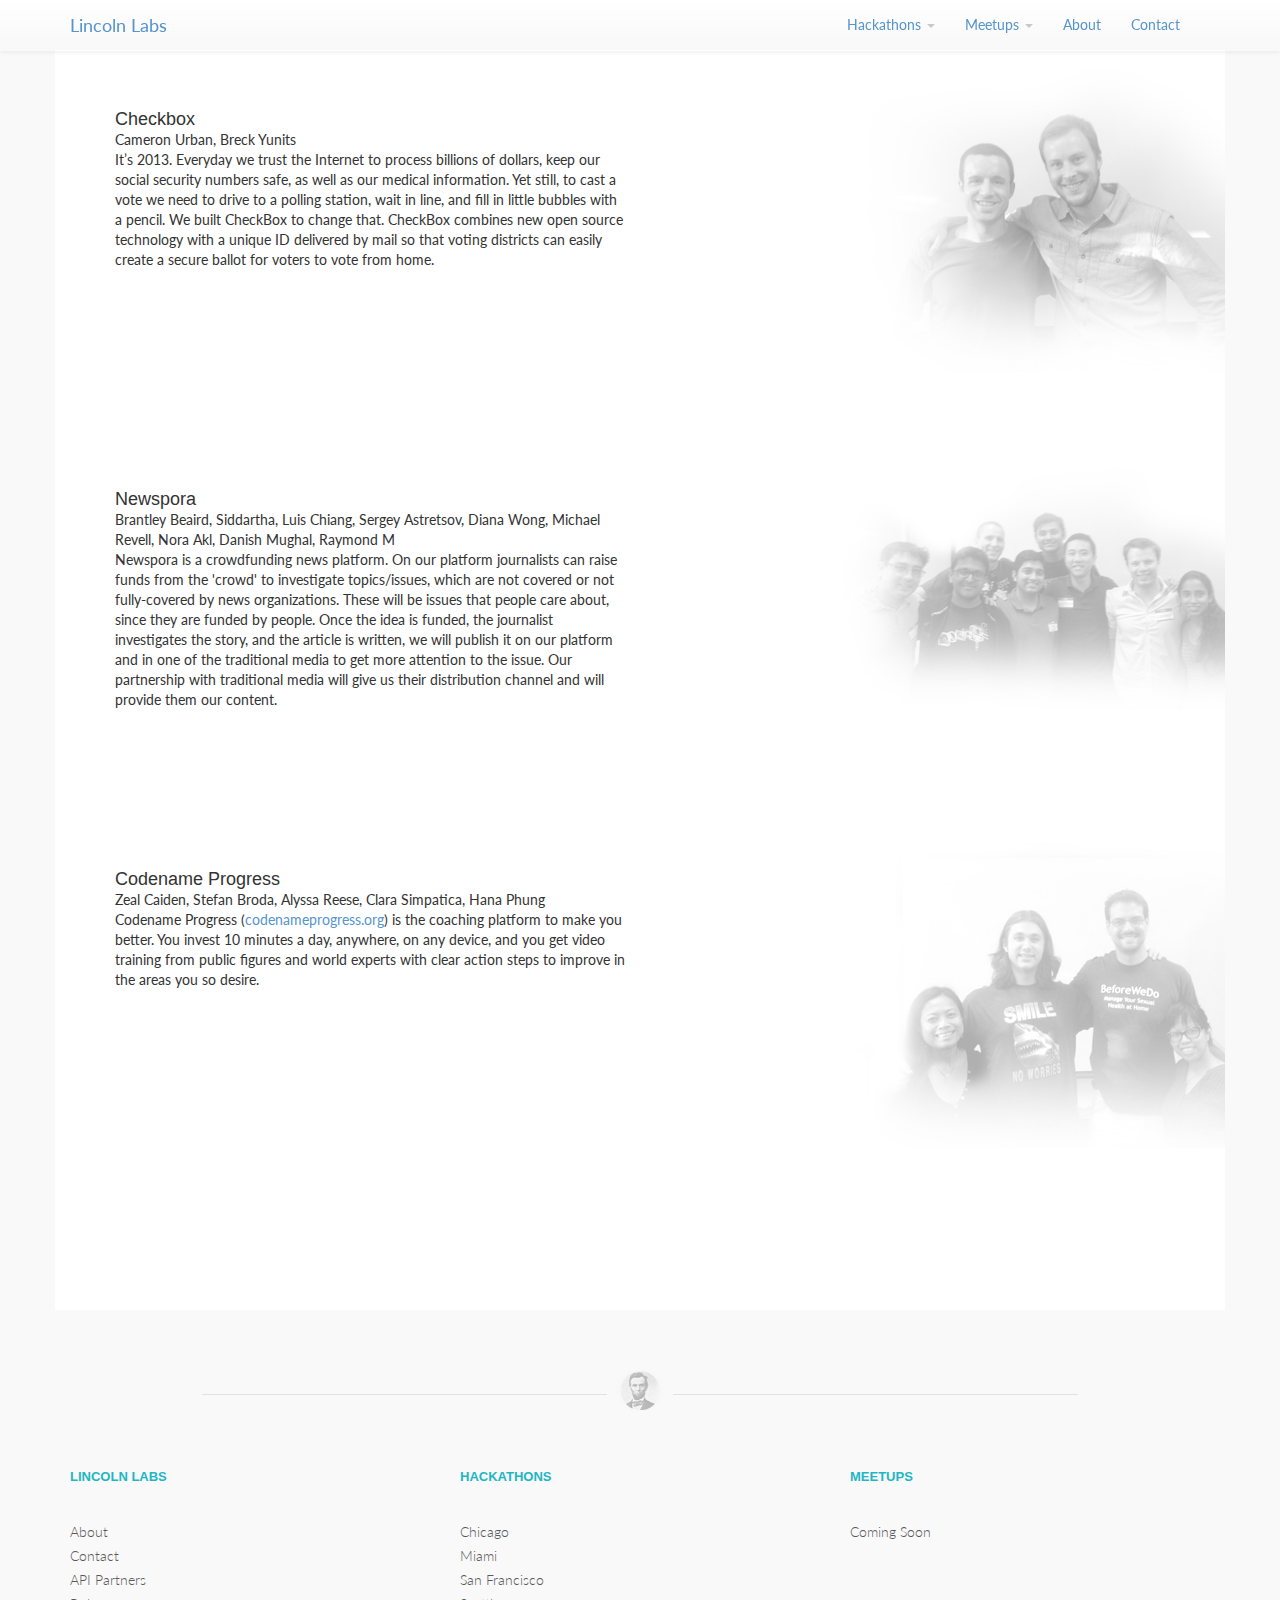
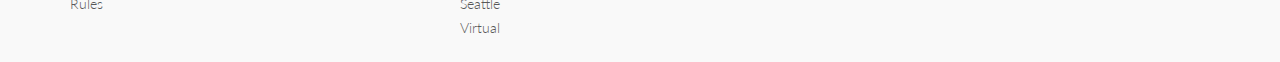
<file: hackathons/san_francisco.html>
<!DOCTYPE html>
<!--[if lt IE 7]>      <html class="no-js lt-ie9 lt-ie8 lt-ie7"> <![endif]-->
<!--[if IE 7]>         <html class="no-js lt-ie9 lt-ie8"> <![endif]-->
<!--[if IE 8]>         <html class="no-js lt-ie9"> <![endif]-->
<!--[if gt IE 8]><!--> <html class="no-js"> <!--<![endif]-->
  <head>
    <meta charset="utf-8">
    <meta http-equiv="X-UA-Compatible" content="IE=edge,chrome=1">

    <title>San Francisco Hackathon | LincolnLabs</title>
    <meta name="description" content="LincolnLabs advocates for the technology and the startup community for the advancement of liberty." />
    <meta name="keywords" content="silicon valley, technology, libertarian, hackers, engineer, hackathon, liberty" />
    <meta name="viewport" content="width=device-width, initial-scale=1">
    <meta http-equiv="X-Powered-By" content="DocPad v6.49.1"/>
    <link href='http://fonts.googleapis.com/css?family=Lato:100,300,400,700,900,400italic' rel='stylesheet' type='text/css'>
    <link  rel="stylesheet" href="/vendor/bootstrap.min.css" /><link  rel="stylesheet" href="/vendor/bootstrap-theme.css" /><link  rel="stylesheet" href="/styles/style.css" />

    <script src="/vendor/modernizr-2.6.2-respond-1.1.0.min.js"></script>

    <script>
     var _gaq = _gaq || [];
      _gaq.push(['_setAccount', 'UA-41140288-1']);
      _gaq.push(['_trackPageview']);
    
    (function() {
      var ga = document.createElement('script'); ga.type = 'text/javascript'; ga.async = true;
      ga.src = ('https:' == document.location.protocol ? 'https://ssl' : 'http://www') + '.google-analytics.com/ga.js';
      var s = document.getElementsByTagName('script')[0]; s.parentNode.insertBefore(ga, s);
    })();
    </script>
  </head>
  <body>

    <div class="navbar navbar-fixed-top">
      <div class="container">
        <div class="navbar-header">
          <button type="button" class="navbar-toggle" data-toggle="collapse" data-target=".navbar-collapse">
            <span class="icon-bar"></span>
            <span class="icon-bar"></span>
            <span class="icon-bar"></span>
          </button>
          <a class="navbar-brand" href="/">Lincoln Labs</a>
        </div>
        <div class="navbar-collapse collapse">
          <div class="navbar-right">
            <ul class="nav navbar-nav">
              <li class="dropdown">
                <a href="#" class="dropdown-toggle" data-toggle="dropdown">Hackathons <b class="caret"></b></a>
                <ul class="dropdown-menu">
                  <li><a href="/hackathons/chicago.html">Chicago</a></li>
                  <li><a href="/hackathons/miami.html">Miami</a></li>
                  <li><a href="/hackathons/san_francisco.html">San Francisco Winners</a></li>
                  <li><a href="/hackathons/seattle.html">Seattle</a></li>
                  <li><a href="/hackathons/virtual.html">Virtual</a></li>
                </ul>
              </li>
              <li class="dropdown">
                <a href="#" class="dropdown-toggle" data-toggle="dropdown">Meetups <b class="caret"></b></a>
                <ul class="dropdown-menu">
                  <li><a href="#">Coming Soon</a></li>
                  <!-- <li><a href="/meetups/dallas.html">Dallas</a></li>
                  <li><a href="/meetups/new_york.html">New York</a></li>
                  <li><a href="/meetups/salt_lake_city.html">Salt Lake City</a></li>
                  <li><a href="/meetups/san_francisco.html">San Francisco</a></li> -->
                </ul>
              </li>
              <li><a href="/about.html">About</a></li>
              <li><a href="/contact.html">Contact</a></li>
            </ul>
          </div>
        </div>
      </div>
    </div>

    <div class="hackathon-winners container bg-white padding-60">

  <div class="row">

    <div class="col-lg-6 text">
      <h4>Checkbox</h4>
      <span class="team">Cameron Urban, Breck Yunits</span>
      <p>
      It’s 2013. Everyday we trust the Internet to process billions of dollars, keep our social security numbers safe, as well as our medical information. Yet still, to cast a vote we need to drive to a polling station, wait in line, and fill in little bubbles with a pencil. We built CheckBox to change that. CheckBox combines new open source technology with a unique ID delivered by mail so that voting districts can easily create a secure ballot for voters to vote from home.
      </p>
    </div>

    <div class="col-lg-6 img">
      <img src="/img/sf_win_1.png" />
    </div>

  </div>

  <div class="row">

    <div class="col-lg-6 text team2">
      <h4>Newspora</h4>
      <span class="team">Brantley Beaird, Siddartha, Luis Chiang, Sergey Astretsov, Diana Wong, Michael Revell, Nora Akl, Danish Mughal, Raymond M</span>
      <p>Newspora is a crowdfunding news platform. On our platform journalists can raise funds from the 'crowd' to investigate topics/issues, which are not covered or not fully-covered by news organizations. These will be issues that people care about, since they are funded by people. Once the idea is funded, the journalist investigates the story, and the article is written, we will publish it on our platform and in one of the traditional media to get more attention to the issue. Our partnership with traditional media will give us their distribution channel and will provide them our content.</p>
    </div>

    <div class="col-lg-6 img">
      <img src="/img/sf_win_2.png" />
    </div>

  </div>

  <div class="row">

    <div class="col-lg-6 text">
      <h4>Codename Progress</h4>
      <span class="team">Zeal Caiden, Stefan Broda, Alyssa Reese, Clara Simpatica, Hana Phung</span>
      <p>Codename Progress (<a href="http://codenameprogress.org" target="_new">codenameprogress.org</a>) is the coaching platform to make you better. You invest 10 minutes a day, anywhere, on any device, and you get video training from public figures and world experts with clear action steps to improve in the areas you so desire.</p>
    </div>

    <div class="col-lg-6 img">
      <img src="/img/sf_win_3.png" />
    </div>

  </div>

</div>

    <footer class="container">

      <!--

      <div id="footer-social" class="row">

        <div class="col-lg-12">
          <a id="social-g" class="social-btn" href="#"><img src="/img/social_g.jpg" /></a>
          <a id="social-s" class="social-btn" href="#"><img src="/img/social_s.jpg" /></a>
          <a id="social-t" class="social-btn" href="#"><img src="/img/social_t.jpg" /></a>
          <a id="social-f" class="social-btn last" href="#"><img src="/img/social_f.jpg" /></a>
        </div>

      </div>

      -->

      <div class="row">
        <div id="footer-top-border" class="col-lg-12"></div>
      </div>
      <div class="row">
        <div class="col-lg-4">
          <h6>Lincoln Labs</h6>
          <a href="/about.html">About</a>
          <a href="/contact.html">Contact</a>
          <a href="/partners.html">API Partners</a>
          <a href="/rules.html">Rules</a>
        </div>

        <div class="col-lg-4">
          <h6>Hackathons</h6>
          <a href="/hackathons/chicago.html">Chicago</a>
          <a href="/hackathons/miami.html">Miami</a>
          <a href="/hackathons/san_francisco.html">San Francisco</a>
          <a href="/hackathons/seattle.html">Seattle</a>
          <a href="/hackathons/virtual.html">Virtual</a>
        </div>

        <div class="col-lg-4">
          <h6>Meetups</h6>
          <a href="#">Coming Soon</a>
          <!-- <a href="/meetups/dallas.html">Dallas</a>
          <a href="/meetups/new_york.html">New York</a>
          <a href="/meetups/salt_lake_city.html">Salt Lake City</a>
          <a href="/meetups/san_francisco.html">San Francisco</a> -->
        </div>
      </div>
    </footer>

    <script src="//ajax.googleapis.com/ajax/libs/jquery/1.10.1/jquery.min.js"></script>
    <script>window.jQuery || document.write('<script src="/vendor/jquery-1.10.1.min.js"><\/script>')</script>

    <script defer="defer"  src="/vendor/log.js"></script><script defer="defer"  src="/vendor/bootstrap.min.js"></script>
  </body>
</html>
</file>
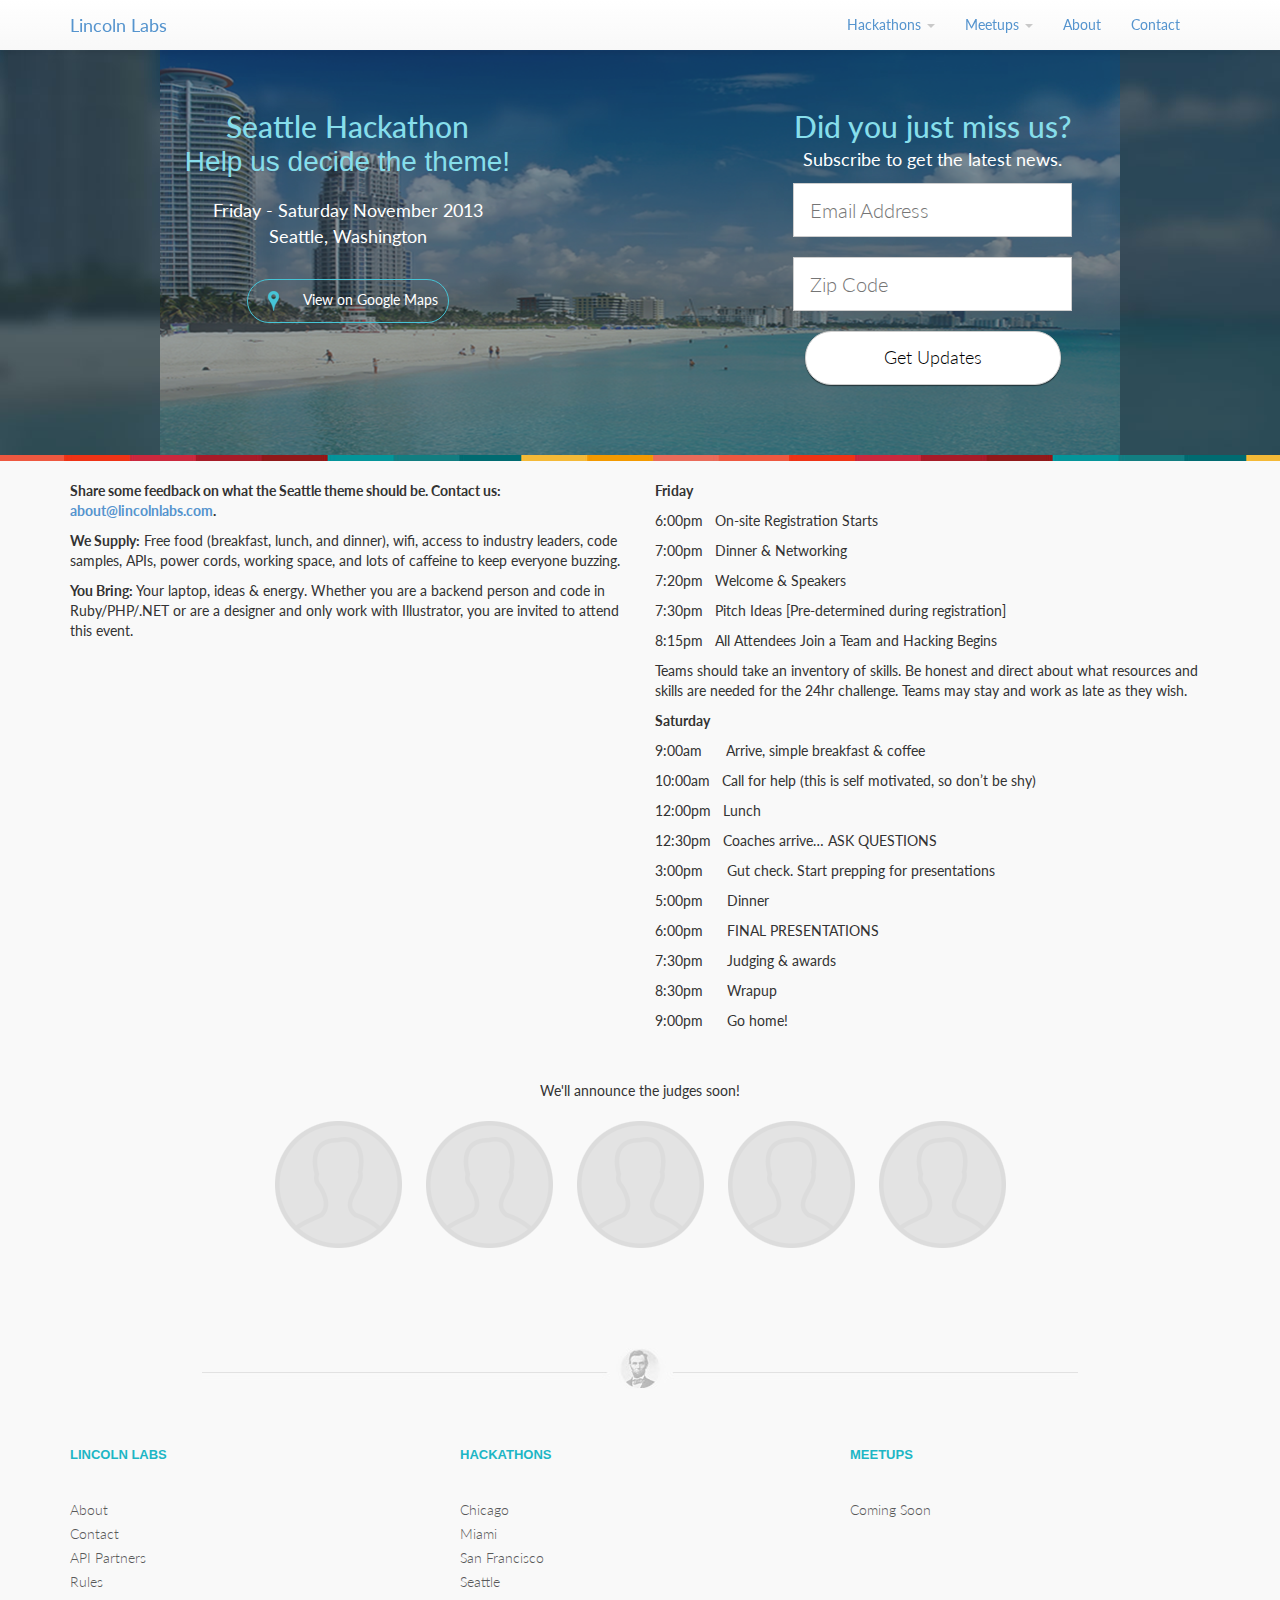
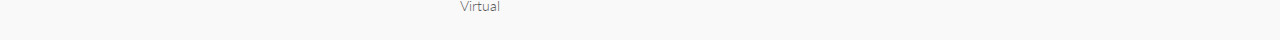
<file: hackathons/seattle.html>
<!DOCTYPE html>
<!--[if lt IE 7]>      <html class="no-js lt-ie9 lt-ie8 lt-ie7"> <![endif]-->
<!--[if IE 7]>         <html class="no-js lt-ie9 lt-ie8"> <![endif]-->
<!--[if IE 8]>         <html class="no-js lt-ie9"> <![endif]-->
<!--[if gt IE 8]><!--> <html class="no-js"> <!--<![endif]-->
  <head>
    <meta charset="utf-8">
    <meta http-equiv="X-UA-Compatible" content="IE=edge,chrome=1">

    <title>Seattle Hackathon | LincolnLabs</title>
    <meta name="description" content="LincolnLabs advocates for the technology and the startup community for the advancement of liberty." />
    <meta name="keywords" content="silicon valley, technology, libertarian, hackers, engineer, hackathon, liberty" />
    <meta name="viewport" content="width=device-width, initial-scale=1">
    <meta http-equiv="X-Powered-By" content="DocPad v6.49.1"/>
    <link href='http://fonts.googleapis.com/css?family=Lato:100,300,400,700,900,400italic' rel='stylesheet' type='text/css'>
    <link  rel="stylesheet" href="/vendor/bootstrap.min.css" /><link  rel="stylesheet" href="/vendor/bootstrap-theme.css" /><link  rel="stylesheet" href="/styles/style.css" />

    <script src="/vendor/modernizr-2.6.2-respond-1.1.0.min.js"></script>

    <script>
     var _gaq = _gaq || [];
      _gaq.push(['_setAccount', 'UA-41140288-1']);
      _gaq.push(['_trackPageview']);
    
    (function() {
      var ga = document.createElement('script'); ga.type = 'text/javascript'; ga.async = true;
      ga.src = ('https:' == document.location.protocol ? 'https://ssl' : 'http://www') + '.google-analytics.com/ga.js';
      var s = document.getElementsByTagName('script')[0]; s.parentNode.insertBefore(ga, s);
    })();
    </script>
  </head>
  <body>

    <div class="navbar navbar-fixed-top">
      <div class="container">
        <div class="navbar-header">
          <button type="button" class="navbar-toggle" data-toggle="collapse" data-target=".navbar-collapse">
            <span class="icon-bar"></span>
            <span class="icon-bar"></span>
            <span class="icon-bar"></span>
          </button>
          <a class="navbar-brand" href="/">Lincoln Labs</a>
        </div>
        <div class="navbar-collapse collapse">
          <div class="navbar-right">
            <ul class="nav navbar-nav">
              <li class="dropdown">
                <a href="#" class="dropdown-toggle" data-toggle="dropdown">Hackathons <b class="caret"></b></a>
                <ul class="dropdown-menu">
                  <li><a href="/hackathons/chicago.html">Chicago</a></li>
                  <li><a href="/hackathons/miami.html">Miami</a></li>
                  <li><a href="/hackathons/san_francisco.html">San Francisco Winners</a></li>
                  <li><a href="/hackathons/seattle.html">Seattle</a></li>
                  <li><a href="/hackathons/virtual.html">Virtual</a></li>
                </ul>
              </li>
              <li class="dropdown">
                <a href="#" class="dropdown-toggle" data-toggle="dropdown">Meetups <b class="caret"></b></a>
                <ul class="dropdown-menu">
                  <li><a href="#">Coming Soon</a></li>
                  <!-- <li><a href="/meetups/dallas.html">Dallas</a></li>
                  <li><a href="/meetups/new_york.html">New York</a></li>
                  <li><a href="/meetups/salt_lake_city.html">Salt Lake City</a></li>
                  <li><a href="/meetups/san_francisco.html">San Francisco</a></li> -->
                </ul>
              </li>
              <li><a href="/about.html">About</a></li>
              <li><a href="/contact.html">Contact</a></li>
            </ul>
          </div>
        </div>
      </div>
    </div>

    <div class="banner banner-hackathon banner-miami-full">
  <div class="container banner-miami">
    <div class="col-lg-6">
      <h1>Seattle Hackathon</h1>
      <h2>Help us decide the theme!</h2>

      <p>
      Friday - Saturday November 2013<br />
      Seattle, Washington
      </p>

      <a class="gmap-btn" href="https://maps.google.com/maps?expflags=enable_star_based_justifications:true&ie=UTF8&cid=17597165017493082647&q=GiveForward&iwloc=A&gl=US&hl=en" target="_blank"><span class="plmk"></span> <span>View on Google Maps</span></a>
    </div>

    <div class="col-lg-6">
      <h1>Did you just miss us?</h1>
      <p>Subscribe to get the latest news.</p>

      <form action="http://lincolnlabs.us7.list-manage2.com/subscribe/post?u=5a298124dd214a5b4e12dbf7e&amp;id=3e3467b86e" method="post" id="mc-embedded-subscribe-form" name="mc-embedded-subscribe-form" class="validate" target="_blank" novalidate>

        <input type="email" value="" name="EMAIL" class="email" id="mce-EMAIL" placeholder="Email Address" required>
        <div></div>
        <input type="text" value="" name="ZIP" class="zip" id="mce-ZIP" placeholder="Zip Code" />
        <div></div>
        <input type="submit" value="Get Updates" name="subscribe" id="mc-embedded-subscribe" class="button email-button">
      </form>
    </div>
  </div>
</div>
<div id="colors"></div>

<div class="container">
  <div class="row">
    <div class="col-lg-6">
      <p><b>Share some feedback on what the Seattle theme should be. Contact us: <a href="mailto:about@lincolnlabs.com">about@lincolnlabs.com</a>.</b></p>

      <p><strong>We Supply:</strong> Free food (breakfast, lunch, and dinner), wifi, access to industry leaders, code samples, APIs, power cords, working space, and lots of caffeine to keep everyone buzzing.</p> 

      <p><strong>You Bring:</strong> Your laptop, ideas & energy. Whether you are a backend person and code in Ruby/PHP/.NET or are a designer and only work with Illustrator, you are invited to attend this event.</p>
    </div>

    <div class="col-lg-6">

      <p><strong>Friday</strong></p>

      <p>6:00pm&nbsp;&nbsp;&nbsp;On-site Registration Starts</p>   
      <p>7:00pm&nbsp;&nbsp;&nbsp;Dinner & Networking</p> 
      <p>7:20pm&nbsp;&nbsp;&nbsp;Welcome & Speakers</p>
      <p>7:30pm&nbsp;&nbsp;&nbsp;Pitch Ideas [Pre-determined during registration]</p>
      <p>8:15pm&nbsp;&nbsp;&nbsp;All Attendees Join a Team and Hacking Begins</p>

      <p>Teams should take an inventory of skills. Be honest and direct about what resources and skills are needed for the 24hr challenge. Teams may stay and work as late as they wish.</p>

      <p><strong>Saturday</strong></p>

      <p>9:00am&nbsp;&nbsp;&nbsp;&nbsp;&nbsp;&nbsp;Arrive, simple breakfast & coffee</p>
      <p>10:00am&nbsp;&nbsp;&nbsp;Call for help (this is self motivated, so don’t be shy)</p>
      <p>12:00pm&nbsp;&nbsp;&nbsp;Lunch</p>
      <p>12:30pm&nbsp;&nbsp;&nbsp;Coaches arrive… ASK QUESTIONS</p>
      <p>3:00pm&nbsp;&nbsp;&nbsp;&nbsp;&nbsp;&nbsp;Gut check. Start prepping for presentations</p>
      <p>5:00pm&nbsp;&nbsp;&nbsp;&nbsp;&nbsp;&nbsp;Dinner</p>
      <p>6:00pm&nbsp;&nbsp;&nbsp;&nbsp;&nbsp;&nbsp;FINAL PRESENTATIONS</p>
      <p>7:30pm&nbsp;&nbsp;&nbsp;&nbsp;&nbsp;&nbsp;Judging & awards</p>
      <p>8:30pm&nbsp;&nbsp;&nbsp;&nbsp;&nbsp;&nbsp;Wrapup</p>
      <p>9:00pm&nbsp;&nbsp;&nbsp;&nbsp;&nbsp;&nbsp;Go home!</p>
    </div>
  </div>

  <div id="judges" class="row">
    <div class="col-lg-12 center">
      <p class="center">We'll announce the judges soon!</p>

      <img src="/img/judge-empty.png" />
      <img src="/img/judge-empty.png" />
      <img src="/img/judge-empty.png" />
      <img src="/img/judge-empty.png" />
      <img class="last" src="/img/judge-empty.png" />
    </div>
  </div>
</div>

    <footer class="container">

      <!--

      <div id="footer-social" class="row">

        <div class="col-lg-12">
          <a id="social-g" class="social-btn" href="#"><img src="/img/social_g.jpg" /></a>
          <a id="social-s" class="social-btn" href="#"><img src="/img/social_s.jpg" /></a>
          <a id="social-t" class="social-btn" href="#"><img src="/img/social_t.jpg" /></a>
          <a id="social-f" class="social-btn last" href="#"><img src="/img/social_f.jpg" /></a>
        </div>

      </div>

      -->

      <div class="row">
        <div id="footer-top-border" class="col-lg-12"></div>
      </div>
      <div class="row">
        <div class="col-lg-4">
          <h6>Lincoln Labs</h6>
          <a href="/about.html">About</a>
          <a href="/contact.html">Contact</a>
          <a href="/partners.html">API Partners</a>
          <a href="/rules.html">Rules</a>
        </div>

        <div class="col-lg-4">
          <h6>Hackathons</h6>
          <a href="/hackathons/chicago.html">Chicago</a>
          <a href="/hackathons/miami.html">Miami</a>
          <a href="/hackathons/san_francisco.html">San Francisco</a>
          <a href="/hackathons/seattle.html">Seattle</a>
          <a href="/hackathons/virtual.html">Virtual</a>
        </div>

        <div class="col-lg-4">
          <h6>Meetups</h6>
          <a href="#">Coming Soon</a>
          <!-- <a href="/meetups/dallas.html">Dallas</a>
          <a href="/meetups/new_york.html">New York</a>
          <a href="/meetups/salt_lake_city.html">Salt Lake City</a>
          <a href="/meetups/san_francisco.html">San Francisco</a> -->
        </div>
      </div>
    </footer>

    <script src="//ajax.googleapis.com/ajax/libs/jquery/1.10.1/jquery.min.js"></script>
    <script>window.jQuery || document.write('<script src="/vendor/jquery-1.10.1.min.js"><\/script>')</script>

    <script defer="defer"  src="/vendor/log.js"></script><script defer="defer"  src="/vendor/bootstrap.min.js"></script>
  </body>
</html>
</file>
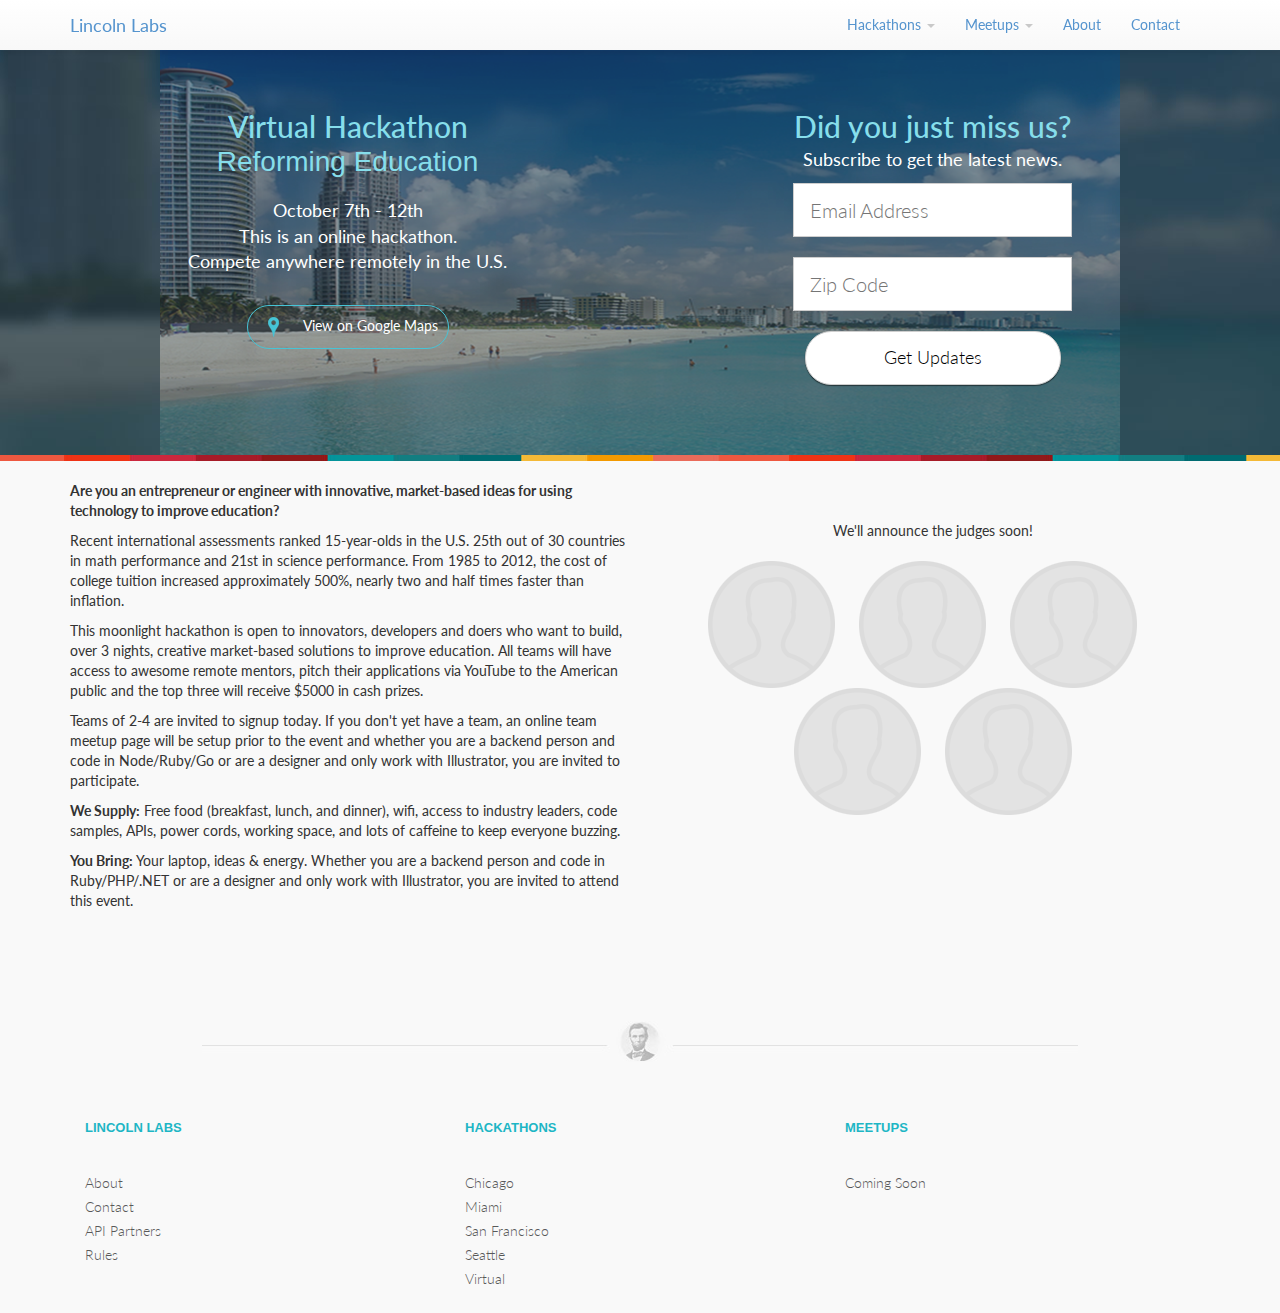
<file: hackathons/virtual.html>
<!DOCTYPE html>
<!--[if lt IE 7]>      <html class="no-js lt-ie9 lt-ie8 lt-ie7"> <![endif]-->
<!--[if IE 7]>         <html class="no-js lt-ie9 lt-ie8"> <![endif]-->
<!--[if IE 8]>         <html class="no-js lt-ie9"> <![endif]-->
<!--[if gt IE 8]><!--> <html class="no-js"> <!--<![endif]-->
  <head>
    <meta charset="utf-8">
    <meta http-equiv="X-UA-Compatible" content="IE=edge,chrome=1">

    <title>Virtual Hackathon | LincolnLabs</title>
    <meta name="description" content="LincolnLabs advocates for the technology and the startup community for the advancement of liberty." />
    <meta name="keywords" content="silicon valley, technology, libertarian, hackers, engineer, hackathon, liberty" />
    <meta name="viewport" content="width=device-width, initial-scale=1">
    <meta http-equiv="X-Powered-By" content="DocPad v6.49.1"/>
    <link href='http://fonts.googleapis.com/css?family=Lato:100,300,400,700,900,400italic' rel='stylesheet' type='text/css'>
    <link  rel="stylesheet" href="/vendor/bootstrap.min.css" /><link  rel="stylesheet" href="/vendor/bootstrap-theme.css" /><link  rel="stylesheet" href="/styles/style.css" />

    <script src="/vendor/modernizr-2.6.2-respond-1.1.0.min.js"></script>

    <script>
     var _gaq = _gaq || [];
      _gaq.push(['_setAccount', 'UA-41140288-1']);
      _gaq.push(['_trackPageview']);
    
    (function() {
      var ga = document.createElement('script'); ga.type = 'text/javascript'; ga.async = true;
      ga.src = ('https:' == document.location.protocol ? 'https://ssl' : 'http://www') + '.google-analytics.com/ga.js';
      var s = document.getElementsByTagName('script')[0]; s.parentNode.insertBefore(ga, s);
    })();
    </script>
  </head>
  <body>

    <div class="navbar navbar-fixed-top">
      <div class="container">
        <div class="navbar-header">
          <button type="button" class="navbar-toggle" data-toggle="collapse" data-target=".navbar-collapse">
            <span class="icon-bar"></span>
            <span class="icon-bar"></span>
            <span class="icon-bar"></span>
          </button>
          <a class="navbar-brand" href="/">Lincoln Labs</a>
        </div>
        <div class="navbar-collapse collapse">
          <div class="navbar-right">
            <ul class="nav navbar-nav">
              <li class="dropdown">
                <a href="#" class="dropdown-toggle" data-toggle="dropdown">Hackathons <b class="caret"></b></a>
                <ul class="dropdown-menu">
                  <li><a href="/hackathons/chicago.html">Chicago</a></li>
                  <li><a href="/hackathons/miami.html">Miami</a></li>
                  <li><a href="/hackathons/san_francisco.html">San Francisco Winners</a></li>
                  <li><a href="/hackathons/seattle.html">Seattle</a></li>
                  <li><a href="/hackathons/virtual.html">Virtual</a></li>
                </ul>
              </li>
              <li class="dropdown">
                <a href="#" class="dropdown-toggle" data-toggle="dropdown">Meetups <b class="caret"></b></a>
                <ul class="dropdown-menu">
                  <li><a href="#">Coming Soon</a></li>
                  <!-- <li><a href="/meetups/dallas.html">Dallas</a></li>
                  <li><a href="/meetups/new_york.html">New York</a></li>
                  <li><a href="/meetups/salt_lake_city.html">Salt Lake City</a></li>
                  <li><a href="/meetups/san_francisco.html">San Francisco</a></li> -->
                </ul>
              </li>
              <li><a href="/about.html">About</a></li>
              <li><a href="/contact.html">Contact</a></li>
            </ul>
          </div>
        </div>
      </div>
    </div>

    <div class="banner banner-hackathon banner-miami-full">
  <div class="container banner-miami">
    <div class="col-lg-6">
      <h1>Virtual Hackathon</h1>
      <h2>Reforming Education</h2>

      <p>
      October 7th - 12th<br />
      This is an online hackathon.<br />Compete anywhere remotely in the U.S.
      </p>

      <a class="gmap-btn" href="https://maps.google.com/maps?expflags=enable_star_based_justifications:true&ie=UTF8&cid=17597165017493082647&q=GiveForward&iwloc=A&gl=US&hl=en" target="_blank"><span class="plmk"></span> <span>View on Google Maps</span></a>
    </div>

    <div class="col-lg-6">
      <h1>Did you just miss us?</h1>
      <p>Subscribe to get the latest news.</p>

      <form action="http://lincolnlabs.us7.list-manage2.com/subscribe/post?u=5a298124dd214a5b4e12dbf7e&amp;id=3e3467b86e" method="post" id="mc-embedded-subscribe-form" name="mc-embedded-subscribe-form" class="validate" target="_blank" novalidate>

        <input type="email" value="" name="EMAIL" class="email" id="mce-EMAIL" placeholder="Email Address" required>
        <div></div>
        <input type="text" value="" name="ZIP" class="zip" id="mce-ZIP" placeholder="Zip Code" />
        <div></div>
        <input type="submit" value="Get Updates" name="subscribe" id="mc-embedded-subscribe" class="button email-button">
      </form>
    </div>
  </div>
</div>
<div id="colors"></div>

<div class="container">
  <div class="row">
    <div class="col-lg-6">
      <p><b>Are you an entrepreneur or engineer with innovative, market-based ideas for using technology to improve education?</b></p>

      <p>Recent international assessments ranked 15-year-olds in the U.S. 25th out of 30 countries in math performance and 21st in science performance. From 1985 to 2012, the cost of college tuition increased approximately 500%, nearly two and half times faster than inflation.</p>

      <p>This moonlight hackathon is open to innovators, developers and doers who want to build, over 3 nights, creative market-based solutions to improve education. All teams will have access to awesome remote mentors, pitch their applications via YouTube to the American public and the top three will receive $5000 in cash prizes.</p>

      <p>Teams of 2-4 are invited to signup today. If you don't yet have a team, an online team meetup page will be setup prior to the event and whether you are a backend person and code in Node/Ruby/Go or are a designer and only work with Illustrator, you are invited to participate.</p>

      <p><strong>We Supply:</strong> Free food (breakfast, lunch, and dinner), wifi, access to industry leaders, code samples, APIs, power cords, working space, and lots of caffeine to keep everyone buzzing.</p> 

      <p><strong>You Bring:</strong> Your laptop, ideas & energy. Whether you are a backend person and code in Ruby/PHP/.NET or are a designer and only work with Illustrator, you are invited to attend this event.</p>
    </div>

  <div id="judges" class="row">
    <div class="col-lg-12 center">
      <p class="center">We'll announce the judges soon!</p>

      <img src="/img/judge-empty.png" />
      <img src="/img/judge-empty.png" />
      <img src="/img/judge-empty.png" />
      <img src="/img/judge-empty.png" />
      <img class="last" src="/img/judge-empty.png" />
    </div>
  </div>
</div>

    <footer class="container">

      <!--

      <div id="footer-social" class="row">

        <div class="col-lg-12">
          <a id="social-g" class="social-btn" href="#"><img src="/img/social_g.jpg" /></a>
          <a id="social-s" class="social-btn" href="#"><img src="/img/social_s.jpg" /></a>
          <a id="social-t" class="social-btn" href="#"><img src="/img/social_t.jpg" /></a>
          <a id="social-f" class="social-btn last" href="#"><img src="/img/social_f.jpg" /></a>
        </div>

      </div>

      -->

      <div class="row">
        <div id="footer-top-border" class="col-lg-12"></div>
      </div>
      <div class="row">
        <div class="col-lg-4">
          <h6>Lincoln Labs</h6>
          <a href="/about.html">About</a>
          <a href="/contact.html">Contact</a>
          <a href="/partners.html">API Partners</a>
          <a href="/rules.html">Rules</a>
        </div>

        <div class="col-lg-4">
          <h6>Hackathons</h6>
          <a href="/hackathons/chicago.html">Chicago</a>
          <a href="/hackathons/miami.html">Miami</a>
          <a href="/hackathons/san_francisco.html">San Francisco</a>
          <a href="/hackathons/seattle.html">Seattle</a>
          <a href="/hackathons/virtual.html">Virtual</a>
        </div>

        <div class="col-lg-4">
          <h6>Meetups</h6>
          <a href="#">Coming Soon</a>
          <!-- <a href="/meetups/dallas.html">Dallas</a>
          <a href="/meetups/new_york.html">New York</a>
          <a href="/meetups/salt_lake_city.html">Salt Lake City</a>
          <a href="/meetups/san_francisco.html">San Francisco</a> -->
        </div>
      </div>
    </footer>

    <script src="//ajax.googleapis.com/ajax/libs/jquery/1.10.1/jquery.min.js"></script>
    <script>window.jQuery || document.write('<script src="/vendor/jquery-1.10.1.min.js"><\/script>')</script>

    <script defer="defer"  src="/vendor/log.js"></script><script defer="defer"  src="/vendor/bootstrap.min.js"></script>
  </body>
</html>
</file>
<file: styles/style.css>
.bg-white{background-color:#fff}
.center{text-align:center}
.padding-60{padding:60px}
.left{float:left}
.right{float:right}
.ex{background:url("../img/ex.png") no-repeat;display:inline-block;height:10px;width:10px;margin-left:10px}
*{-moz-box-sizing:border-box;-webkit-box-sizing:border-box;box-sizing:border-box}
body{background-color:#f9f9f9;font-family:'Lato',Helvetica,sans-serif;padding-bottom:20px;padding-top:50px;-webkit-font-smoothing:antialiased}
a{color:#5594ce}
h1,h2,h3,h4,h5,h6{margin:0}
.navbar{margin-bottom:0}
.nav .caret{border-bottom-color:#c9c9c9;border-top-color:#c9c9c9}
.banner{background-color:#026ec8;background-position:center center;background-repeat:no-repeat;color:#fff;height:171px;overflow:hidden;}
.banner h1{font-family:'Lato',sans-serif;font-size:44px;font-weight:300;margin:40px 0 20px}
.banner p{font-size:24px}
.banner .container{padding:0}
.banner-hackathon{background-color:#2d7798;height:405px;}
.banner-hackathon a{color:#6cb9ff}
.banner-hackathon .gmap-btn,.banner-hackathon .signup-btn{color:#fff}
.banner-hackathon .col-lg-6{height:405px;padding:60px;text-align:center}
.banner-hackathon h1{color:#86deeb;font-size:30px;font-weight:500;margin-top:0;margin-bottom:4px}
.banner-hackathon h2{color:#86deeb;font-size:28px;font-weight:300;margin-bottom:20px}
.banner-hackathon p{font-size:18px}
.banner-hackathon input{border:1px solid #cecece;box-sizing:border-box;color:#949494;display:inline-block;font-size:20px;font-weight:300;height:54px;margin-bottom:20px;padding:16px;vertical-align:top}
.banner-hackathon #mc-embedded-subscribe{background-color:#fff;border-radius:26px;box-shadow:0 1px 1px rgba(0,0,0,0.5);box-sizing:border-box;color:#000;font-size:18px;font-weight:300;margin:0;padding:0 20px;width:256px}
.banner-home{background-image:url("../img/beach.png")}
.banner-about{background-image:url("../img/about.png")}
.banner-miami{background:url("../img/miami.png") center center no-repeat}
.banner-miami-full{background-image:url("../img/miami_full.jpg")}
.banner-hackathon + #colors{margin-bottom:20px}
.gmap-btn{border:1px solid #46c4d6;border-radius:26px;box-sizing:border-box;color:#fff;display:inline-block;height:44px;margin-top:20px;padding:10px;text-align:center;}
.gmap-btn:hover{color:#fff;text-decoration:none}
.gmap-btn span{height:22px;vertical-align:top}
.signup-btn{border:1px solid #ffc26c;border-radius:26px;box-sizing:border-box;color:#fff;display:inline-block;height:44px;margin-top:20px;padding:10px;text-align:center;width:201px;}
.signup-btn:hover{color:#fff;text-decoration:none}
.signup-btn span{height:22px;vertical-align:top}
.plmk{background:url("../img/plmk.png") center center no-repeat;display:inline-block;height:22px;margin-left:10px;margin-right:20px;width:11px}
#colors{background-image:url("../img/colors.jpg");background-repeat:repeat-x;height:6px}
.content-box{background-color:#f0f0f0;box-sizing:border-box;color:#000;padding:60px;}
.content-box h3{color:#949494;font-size:24px;font-weight:700;margin-bottom:30px}
.content-box p{font-weight:300;line-height:18px;margin:0}
.character{background-color:#fff;border-bottom:1px solid #f1f1f1;box-sizing:border-box;overflow:hidden;padding:60px 60px 100px 60px;}
.character .left{height:146px;margin-right:53px;width:146px}
.character .right{float:left;max-width:800px}
.character h3{font-family:'Helvetica Neue',Helvetica,sans-serif;font-size:24px;font-weight:700;margin-bottom:34px}
.character p{color:#595959;font-weight:300;font-size:18px;line-height:24px}
.character p.first{font-weight:500}
#home-email-container{background-color:#e8e8e8;text-align:center;}
#home-email-container form{line-height:54px;margin:75px 0 63px}
#home-email-container input{border:1px solid #cecece;box-sizing:border-box;color:#949494;display:inline-block;font-size:20px;height:54px;margin-right:19px;padding:16px;vertical-align:top}
#home-email-container #mc-embedded-subscribe{background-color:#5798d0;border:3px solid #4189c7;border-radius:26px;box-sizing:border-box;color:#fff;line-height:48px;margin:0;padding:0 20px}
#home-social,#footer-social{background-color:#fff;border-bottom:1px solid #ededed;height:96px;text-align:center;}
#home-social .social-btn,#footer-social .social-btn{display:inline-block;height:33px;margin-right:30px;margin-top:32px;width:33px;}
#home-social .social-btn.last,#footer-social .social-btn.last{margin-right:0}
#footer-social{background-color:#f9f9f9;border:0}
#home-content{padding-top:40px;}
#home-content .row{font-size:18px;padding:20px 80px 80px 40px}
#home-partners{background-color:#fff;text-align:center;}
#home-partners h3{font-size:24px;font-weight:300;margin-bottom:50px;margin-top:57px;text-align:left}
#home-partners #partners{display:inline-block;max-width:813px}
#home-partners .partner-btn{border:1px solid #ececec;display:inline-block;height:80px;margin-bottom:34px;margin-right:34px;width:173px;}
#home-partners .partner-btn.last{margin-right:0}
#footer-top-border{background-image:url("../img/footer_border_top.jpg");background-position:center center;background-repeat:no-repeat;height:120px;margin-top:20px;margin-bottom:20px}
footer h6{color:#1db6c5;font-size:13px;font-weight:700;margin-bottom:38px;text-transform:uppercase}
footer a{color:#595959;display:block;font-weight:300;margin-bottom:4px}
.api-partner{padding:60px 0;}
.api-partner .img{background-color:#fff;border:1px solid #ececec;height:178px;margin-right:80px;width:367px}
.api-partner h3{color:#000;font-size:26px;font-weight:600;margin-bottom:20px}
.api-partner p{font-size:18px;line-height:24px;max-width:500px;font-weight:300;color:#3d3d3d}
.api-partner a{font-size:18px}
#contact-box{padding:60px;text-align:center;}
#contact-box img{margin-bottom:40px;margin-top:40px}
#contact-box p{font-size:24px;font-weight:300;line-height:30px}
.hackathon-winners .col-lg-6.text{height:340px;margin-bottom:40px}
.hackathon-winners img{position:absolute;right:-45px;top:-40px}
#judges{margin-bottom:40px;margin-top:40px;}
#judges p{margin-bottom:20px}
#judges img{margin-right:20px;}
#judges img.last{margin-right:0}
#official-rules{padding-top:40px;}
#official-rules h1{margin-bottom:20px}
@media (max-width: 568px){.banner{padding-left:10px}
.banner-hackathon{background-position:top center;height:730px;}
.banner-hackathon h1{margin-top:0}
.banner-hackathon .col-lg-6{padding:30px 6px}
.banner-miami{background:none}
#home-email-container form input{display:block;margin:0 auto 10px}
#home-partners .partner-btn{margin-right:0}
footer h6{margin:20px 0 10px}
.character .left{margin:0 0 20px 20px}
.character h3{margin-bottom:12px}
#contact-box a,#contact-box p{font-size:20px}
#judges img{display:block;margin:0 auto 20px;}
#judges img.last{margin:0 auto 20px}
.hackathon-winners .col-lg-6.text.team2{height:470px}
.hackathon-winners .col-lg-6.img{display:none}
}
</file>
